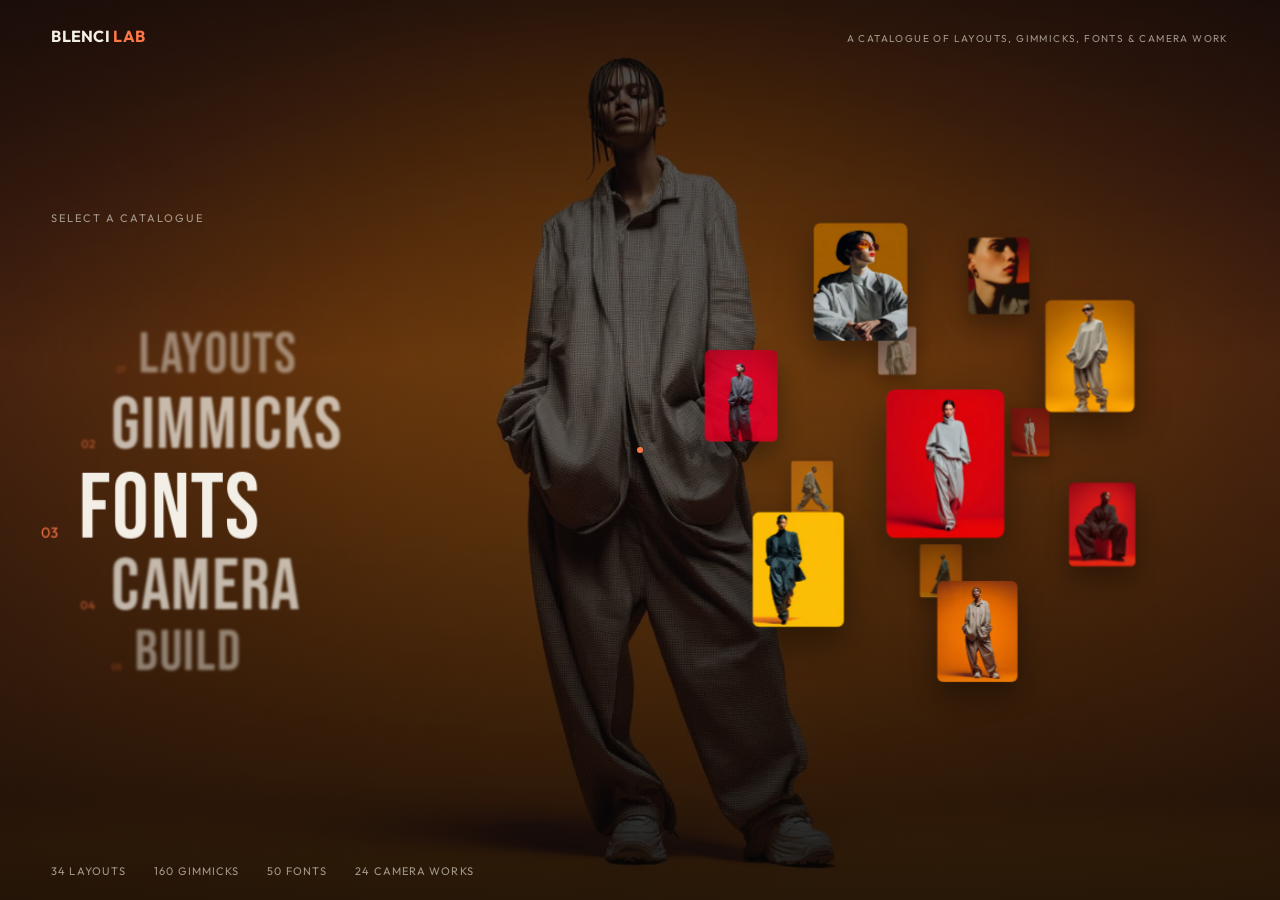
<file: index.html>
<!DOCTYPE html>
<html lang="ja">
<head>
<meta charset="UTF-8">
<meta name="viewport" content="width=device-width, initial-scale=1.0">
<title>BLENCI LAB — Layouts / Gimmicks / Fonts / Camera</title>
<meta name="description" content="レイアウト・ギミック・フォント・カメラワークのカタログ。BLENCIのルックブック素材を使ったWebデザイン実験室。">
<link rel="icon" href="data:,">
<link rel="preconnect" href="https://fonts.googleapis.com">
<link rel="preconnect" href="https://fonts.gstatic.com" crossorigin>
<link href="https://fonts.googleapis.com/css2?family=Bebas+Neue&family=Outfit:wght@400;500;600;700&family=Space+Grotesk:wght@300..700&family=Zen+Kaku+Gothic+New:wght@400;500;700;900&display=swap" rel="stylesheet">
<link rel="stylesheet" href="css/cursor.css">
<link rel="stylesheet" href="css/top.css?v=3">
</head>
<body>

<canvas id="rope-cursor-canvas" aria-hidden="true"></canvas>
<div id="shockwave-layer" aria-hidden="true"></div>

<div class="bg-crossfade" aria-hidden="true">
  <div class="bg-slide active" style="background-image:url(assets/img/look-01-0.webp)"></div>
  <div class="bg-slide" style="background-image:url(assets/img/look-09-0.webp)"></div>
  <div class="bg-slide" style="background-image:url(assets/img/look-14-0.webp)"></div>
  <div class="bg-slide" style="background-image:url(assets/img/look-17-0.webp)"></div>
  <div class="bg-scrim"></div>
</div>

<header class="top-header">
  <span class="top-logo">BLENCI <em>LAB</em></span>
  <span class="top-tag">A CATALOGUE OF LAYOUTS, GIMMICKS, FONTS & CAMERA WORK</span>
</header>

<main class="top-stage">
  <div class="tunnel-wrap">
    <p class="tunnel-caption">SELECT A CATALOGUE</p>
    <nav class="tunnel-menu" id="tunnel-menu">
      <a class="tunnel-item" href="layouts/index.html" data-label="LAYOUTS" data-index="0">
        <span class="tunnel-num">01</span><span class="tunnel-text">LAYOUTS</span>
      </a>
      <a class="tunnel-item" href="gimmicks/index.html" data-label="GIMMICKS" data-index="1">
        <span class="tunnel-num">02</span><span class="tunnel-text">GIMMICKS</span>
      </a>
      <a class="tunnel-item" href="fonts/index.html" data-label="FONTS" data-index="2">
        <span class="tunnel-num">03</span><span class="tunnel-text">FONTS</span>
      </a>
      <a class="tunnel-item" href="camera/index.html" data-label="CAMERA" data-index="3">
        <span class="tunnel-num">04</span><span class="tunnel-text">CAMERA</span>
      </a>
      <a class="tunnel-item" href="builder/index.html" data-label="BUILD" data-index="4">
        <span class="tunnel-num">05</span><span class="tunnel-text">BUILD</span>
      </a>
    </nav>
  </div>

  <div class="sphere-gallery-wrap">
    <div class="sphere-stage-top" id="sphere-stage-top"><div class="sphere-inner-top" id="sphere-inner-top"></div></div>
  </div>
</main>

<footer class="top-footer">
  <span>34 LAYOUTS</span><span>160 GIMMICKS</span><span>50 FONTS</span><span>24 CAMERA WORKS</span>
</footer>

<div class="transition-overlay" id="transition-overlay">
  <span class="transition-label" id="transition-label"></span>
</div>

<script src="js/vendor/gsap.min.js"></script>
<script src="js/cursor.js"></script>
<script src="js/data.js?v=2"></script>
<script src="js/top.js?v=3"></script>
</body>
</html>
</file>
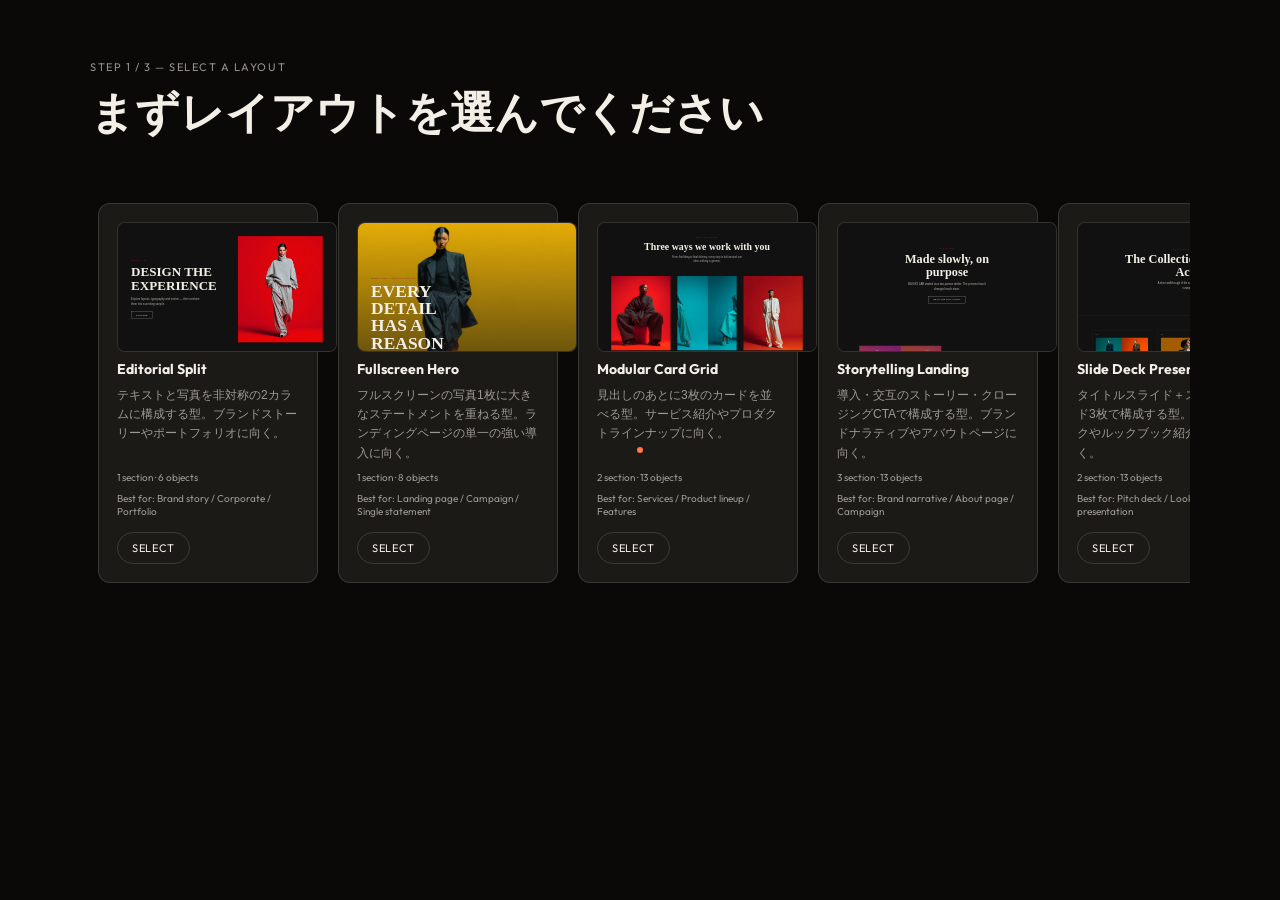
<file: builder/index.html>
<!DOCTYPE html>
<html lang="ja" data-theme="dark">
<head>
<meta charset="UTF-8">
<meta name="viewport" content="width=device-width, initial-scale=1.0">
<title>BLENCI LAB — Builder</title>
<meta name="description" content="レイアウト・ギミック・フォントを組み合わせて、実際に動くWebサイトのサンプルを作る実験室。">
<link rel="icon" href="data:,">
<link rel="preconnect" href="https://fonts.googleapis.com">
<link rel="preconnect" href="https://fonts.gstatic.com" crossorigin>
<link href="https://fonts.googleapis.com/css2?family=Outfit:wght@400;500;600;700&family=Zen+Kaku+Gothic+New:wght@400;500;700;900&display=swap" rel="stylesheet">
<link rel="stylesheet" href="../css/cursor.css">
<link rel="stylesheet" href="css/builder.css">
</head>
<body>

<canvas id="rope-cursor-canvas" aria-hidden="true"></canvas>
<div id="shockwave-layer" aria-hidden="true"></div>

<div class="bp-app" id="bp-app" hidden>
  <header class="bp-topbar">
    <div class="bp-topbar-left">
      <a href="../index.html" class="bp-logo">BLENCI <em>LAB</em></a>
      <nav class="bp-crumb-nav">
        <a href="../index.html">TOP</a><span class="bp-crumb">/</span><span class="bp-crumb-current">BUILDER</span>
      </nav>
    </div>
    <div class="bp-device-group" id="bp-device-group">
      <button type="button" class="bp-device-btn active" data-device="desktop">DESKTOP</button>
      <button type="button" class="bp-device-btn" data-device="tablet">TABLET</button>
      <button type="button" class="bp-device-btn" data-device="mobile">MOBILE</button>
    </div>
    <div class="bp-topbar-right">
      <div class="bp-topbar-actions" id="bp-topbar-actions">
        <button type="button" class="bp-btn" id="bp-btn-play">PLAY</button>
        <button type="button" class="bp-btn" id="bp-btn-save">SAVE</button>
        <button type="button" class="bp-btn" id="bp-btn-reset">RESET</button>
        <button type="button" class="bp-btn" id="bp-btn-spec">SPEC</button>
        <button type="button" class="bp-btn bp-btn-primary" id="bp-btn-export">EXPORT BLUEPRINT</button>
      </div>
      <button type="button" class="bp-menu-toggle" id="bp-menu-toggle" aria-label="メニュー" aria-expanded="false" aria-controls="bp-topbar-actions">
        <span aria-hidden="true">•••</span>
      </button>
    </div>
  </header>

  <div class="bp-main">
    <aside class="bp-panel bp-panel-structure" id="bp-structure-panel"></aside>
    <section class="bp-stage" id="bp-stage">
      <div class="bp-stage-frame" id="bp-stage-frame">
        <iframe id="bp-preview" title="Live preview"></iframe>
      </div>
    </section>
    <aside class="bp-panel bp-panel-inspector" id="bp-inspector-panel"></aside>
  </div>

  <nav class="bp-bottombar" id="bp-bottombar">
    <button type="button" class="bp-drawer-btn" data-drawer="layouts">LAYOUTS</button>
    <button type="button" class="bp-drawer-btn" data-drawer="gimmicks">GIMMICKS</button>
    <button type="button" class="bp-drawer-btn" data-drawer="fonts">FONTS</button>
    <button type="button" class="bp-drawer-btn" data-drawer="presets">PRESETS</button>
  </nav>
  <div class="bp-drawer-panel" id="bp-drawer-panel"></div>
</div>

<div class="bp-overlay" id="bp-overlay"></div>
<div class="bp-toast" id="bp-toast"></div>

<script src="../js/vendor/jszip.min.js"></script>
<script src="../js/vendor/gsap.min.js"></script>
<script src="../js/cursor.js"></script>

<script src="js/data/layouts.js"></script>
<script src="js/data/gimmicks.js"></script>
<script src="js/data/fonts.js"></script>
<script src="js/data/presets.js"></script>
<script src="../gimmicks/js/data/catalog.js"></script>
<script src="js/data/gimmick-catalog.js"></script>
<script src="js/layouts/editorial-split.js"></script>
<script src="js/layouts/fullscreen-hero.js"></script>
<script src="js/layouts/modular-grid.js"></script>
<script src="js/layouts/storytelling-landing.js"></script>
<script src="js/layouts/slide-presentation.js"></script>
<script src="js/layouts/news-curation.js"></script>

<script src="js/runtime/layout-preview.js"></script>
<script src="js/runtime/state.js"></script>
<script src="js/runtime/motion-engine.js"></script>
<script src="js/runtime/renderer.js"></script>
<script src="js/runtime/structure-panel.js"></script>
<script src="js/runtime/inspector.js"></script>
<script src="js/runtime/library-drawer.js"></script>

<script src="js/export/spec-generator.js"></script>
<script src="js/export/blueprint-exporter.js"></script>

<script src="js/main.js"></script>
</body>
</html>
</file>
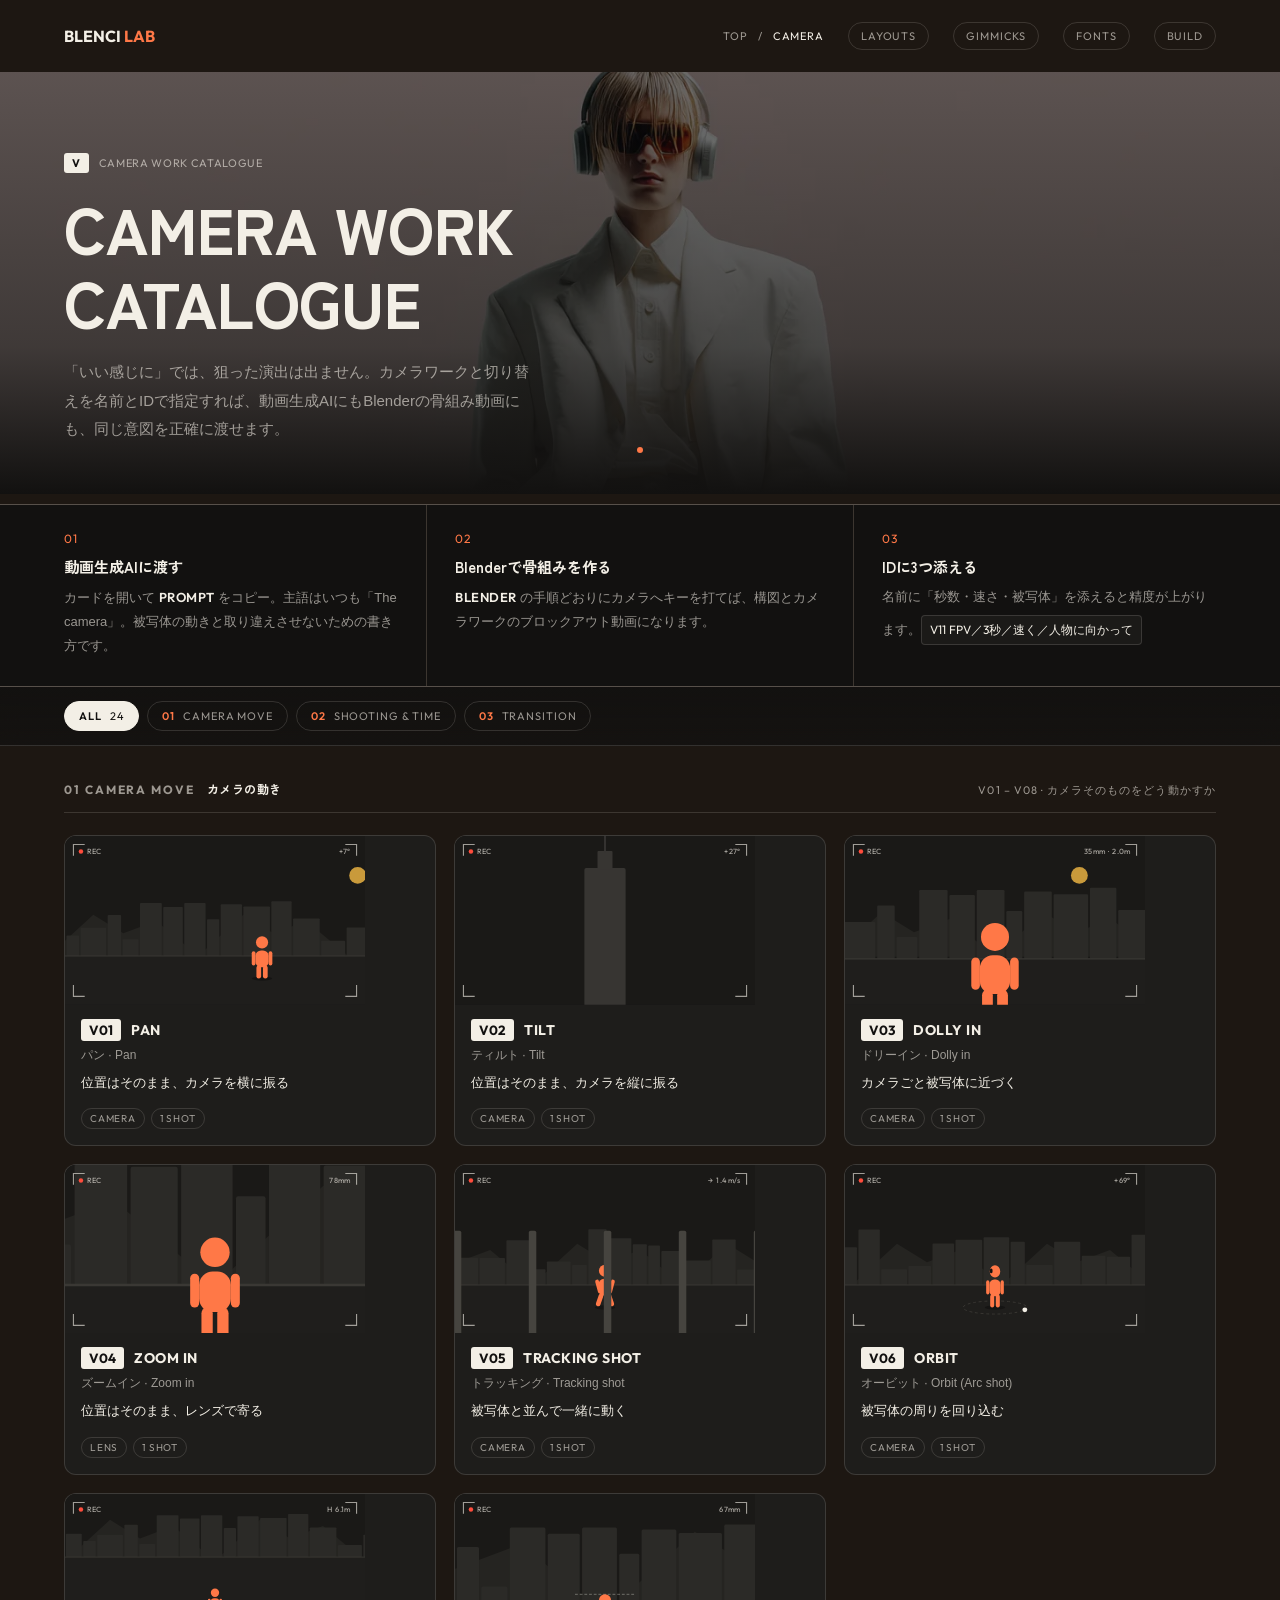
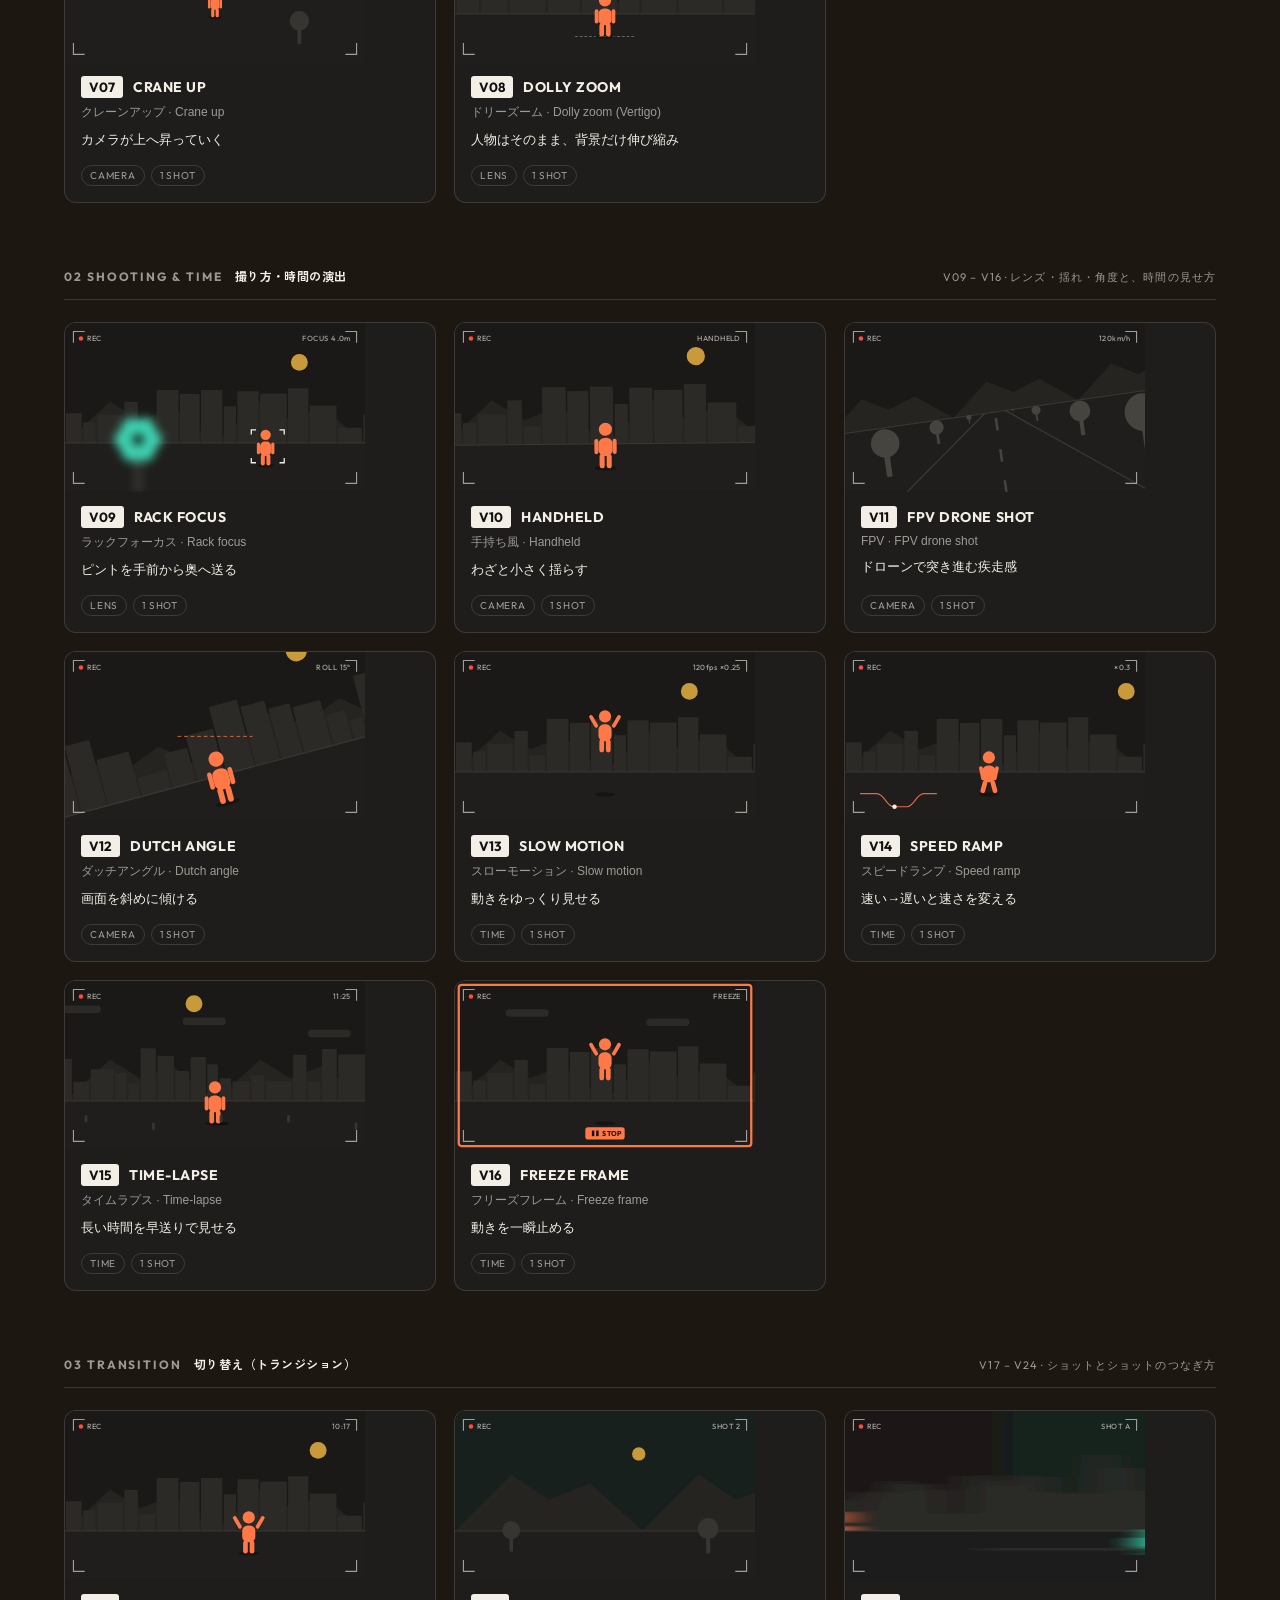
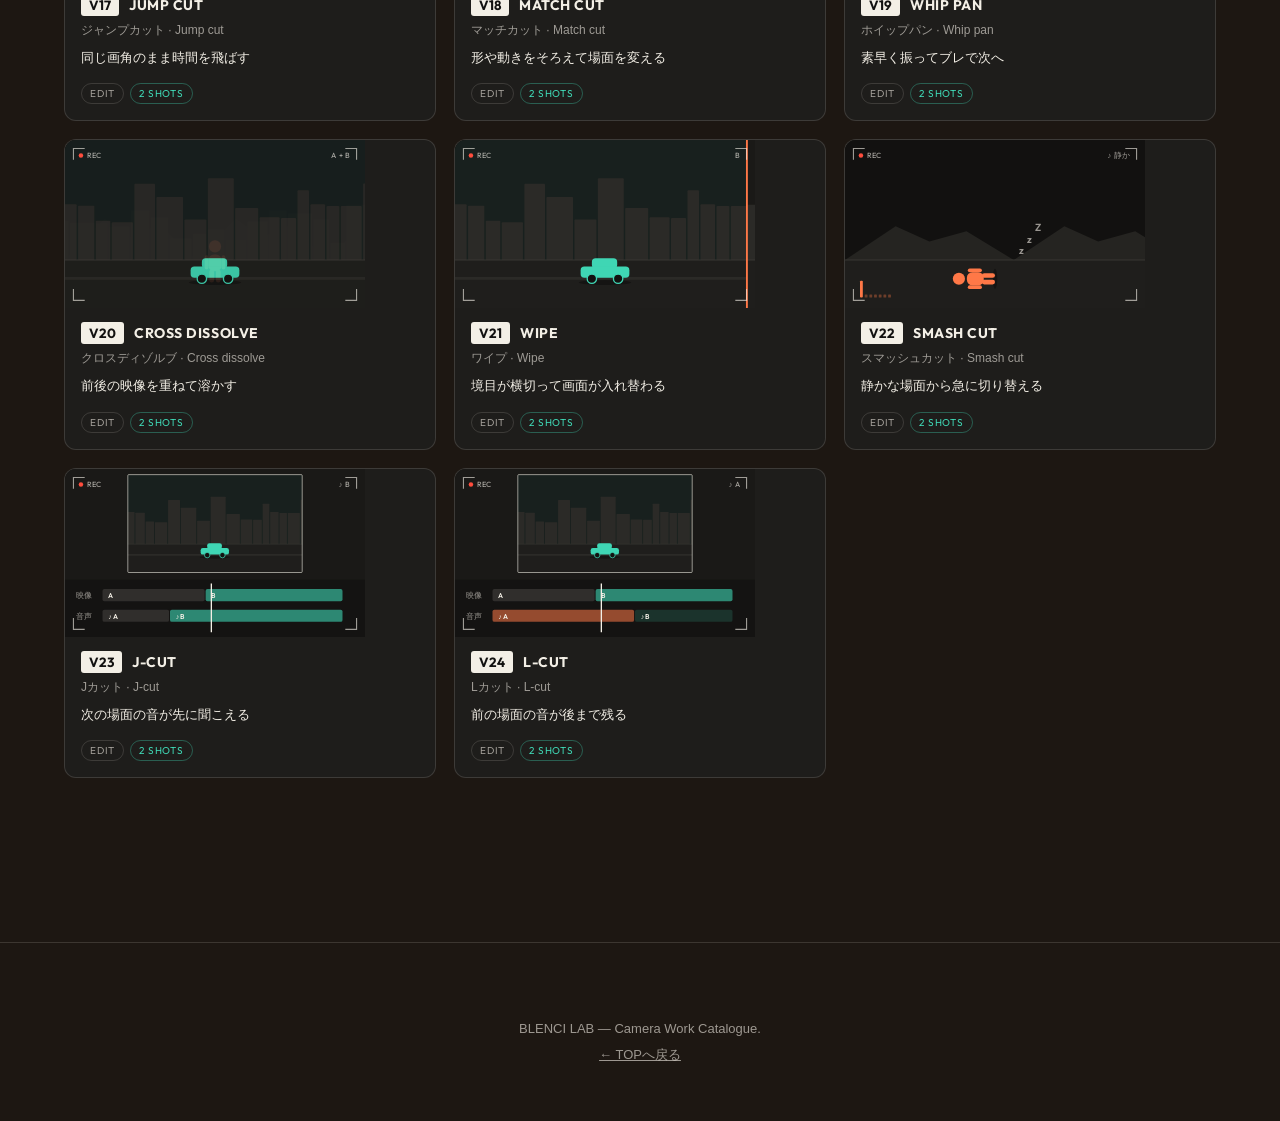
<file: camera/index.html>
<!DOCTYPE html>
<html lang="ja" data-theme="dark">
<head>
<meta charset="UTF-8">
<meta name="viewport" content="width=device-width, initial-scale=1.0">
<title>BLENCI LAB — Camera Work Catalogue</title>
<meta name="description" content="動画生成AIへの指示やBlenderでのブロックアウトに使う、カメラワークと切り替え24種のピクトグラムカタログ。">
<link rel="icon" href="data:,">
<link rel="preconnect" href="https://fonts.googleapis.com">
<link rel="preconnect" href="https://fonts.gstatic.com" crossorigin>
<link href="https://fonts.googleapis.com/css2?family=Bebas+Neue&family=Outfit:wght@400;500;600;700&family=Space+Grotesk:wght@300..700&family=Zen+Kaku+Gothic+New:wght@400;500;700;900&display=swap" rel="stylesheet">
<link rel="stylesheet" href="../css/cursor.css">
<link rel="stylesheet" href="css/style.css?v=1">
</head>
<body>

<canvas id="rope-cursor-canvas" aria-hidden="true"></canvas>
<div id="shockwave-layer" aria-hidden="true"></div>

<header class="lab-header">
  <a href="../index.html" class="lab-logo">BLENCI <em>LAB</em></a>
  <nav class="crumb-nav">
    <a href="../index.html">TOP</a><span>/</span><span class="current">CAMERA</span>
    <a href="../layouts/index.html" class="crumb-link">LAYOUTS</a>
    <a href="../gimmicks/index.html" class="crumb-link">GIMMICKS</a>
    <a href="../fonts/index.html" class="crumb-link">FONTS</a>
    <a href="../builder/index.html" class="crumb-link">BUILD</a>
  </nav>
</header>

<main>
  <section class="hero">
    <div class="bg-crossfade" aria-hidden="true">
      <div class="bg-slide active" style="background-image:url(../assets/img/look-02-0.webp)"></div>
      <div class="bg-slide" style="background-image:url(../assets/img/look-07-0.webp)"></div>
      <div class="bg-slide" style="background-image:url(../assets/img/look-11-0.webp)"></div>
      <div class="bg-slide" style="background-image:url(../assets/img/look-15-0.webp)"></div>
      <div class="bg-scrim"></div>
    </div>
    <div class="hero-inner">
      <p class="tag"><span class="tag-num">V</span><span class="tag-name">CAMERA WORK CATALOGUE</span></p>
      <h1>CAMERA WORK<br>CATALOGUE</h1>
      <p class="hero-desc">「いい感じに」では、狙った演出は出ません。カメラワークと切り替えを名前とIDで指定すれば、動画生成AIにもBlenderの骨組み動画にも、同じ意図を正確に渡せます。</p>
    </div>
  </section>

  <section class="howto" aria-label="使い方">
    <div class="howto-item">
      <p class="howto-num">01</p>
      <h2 class="howto-title">動画生成AIに渡す</h2>
      <p class="howto-text">カードを開いて <b>PROMPT</b> をコピー。主語はいつも「The camera」。被写体の動きと取り違えさせないための書き方です。</p>
    </div>
    <div class="howto-item">
      <p class="howto-num">02</p>
      <h2 class="howto-title">Blenderで骨組みを作る</h2>
      <p class="howto-text"><b>BLENDER</b> の手順どおりにカメラへキーを打てば、構図とカメラワークのブロックアウト動画になります。</p>
    </div>
    <div class="howto-item">
      <p class="howto-num">03</p>
      <h2 class="howto-title">IDに3つ添える</h2>
      <p class="howto-text">名前に「秒数・速さ・被写体」を添えると精度が上がります。<code>V11 FPV／3秒／速く／人物に向かって</code></p>
    </div>
  </section>

  <nav class="cw-tabs" id="cw-tabs" aria-label="カテゴリー"></nav>

  <div id="cw-groups"></div>
</main>

<footer class="lab-footer">
  <p class="lab-footer-text">BLENCI LAB — Camera Work Catalogue.<br><a href="../index.html">← TOPへ戻る</a></p>
</footer>

<dialog class="cw-modal" id="cw-modal" aria-labelledby="cw-modal-name">
  <div class="cw-modal-inner">
    <div class="cw-modal-left">
      <div class="cw-modal-stage" id="cw-modal-stage" title="クリックで一時停止／再生"></div>
      <p class="cw-modal-hint" aria-hidden="true"><span>CLICK TO PAUSE</span><span>← → TO BROWSE</span></p>
    </div>
    <div class="cw-modal-body">
      <div class="cw-modal-head">
        <p class="cw-modal-code"><span class="tag-num" id="cw-modal-code">V01</span><span class="cw-modal-cat" id="cw-modal-cat"></span></p>
        <button type="button" class="cw-modal-close" id="cw-modal-close" aria-label="閉じる">CLOSE ×</button>
      </div>
      <h2 class="cw-modal-name" id="cw-modal-name">—</h2>
      <p class="cw-modal-ja" id="cw-modal-ja">—</p>
      <p class="cw-modal-desc" id="cw-modal-desc">—</p>
      <dl class="cw-modal-spec" id="cw-modal-spec"></dl>

      <div class="cw-block">
        <div class="cw-block-head"><span class="cw-block-label">PROMPT <small>動画生成AI向け</small></span><button type="button" class="cw-copy" data-copy="prompt">COPY</button></div>
        <p class="cw-block-text cw-prompt" id="cw-modal-prompt">—</p>
        <p class="cw-block-note" id="cw-modal-shotnote"></p>
      </div>
      <div class="cw-block">
        <div class="cw-block-head"><span class="cw-block-label">BLENDER <small>骨組み動画の作り方</small></span></div>
        <p class="cw-block-text" id="cw-modal-blender">—</p>
      </div>
      <div class="cw-block">
        <div class="cw-block-head"><span class="cw-block-label">ORDER <small>IDでの指定例</small></span><button type="button" class="cw-copy" data-copy="order">COPY</button></div>
        <p class="cw-block-text cw-order" id="cw-modal-order">—</p>
      </div>

      <div class="cw-modal-nav">
        <button type="button" class="nav-btn" id="cw-prev">‹ PREV</button>
        <button type="button" class="nav-btn" id="cw-next">NEXT ›</button>
      </div>
    </div>
  </div>
</dialog>

<div class="cw-toast" id="cw-toast" role="status" aria-live="polite"></div>

<script src="../js/vendor/gsap.min.js"></script>
<script src="../js/vendor/ScrollTrigger.min.js"></script>
<script src="../js/cursor.js"></script>
<script src="js/data/camera-works.js?v=1"></script>
<script src="js/pictograms.js?v=1"></script>
<script src="js/main.js?v=1"></script>
</body>
</html>
</file>
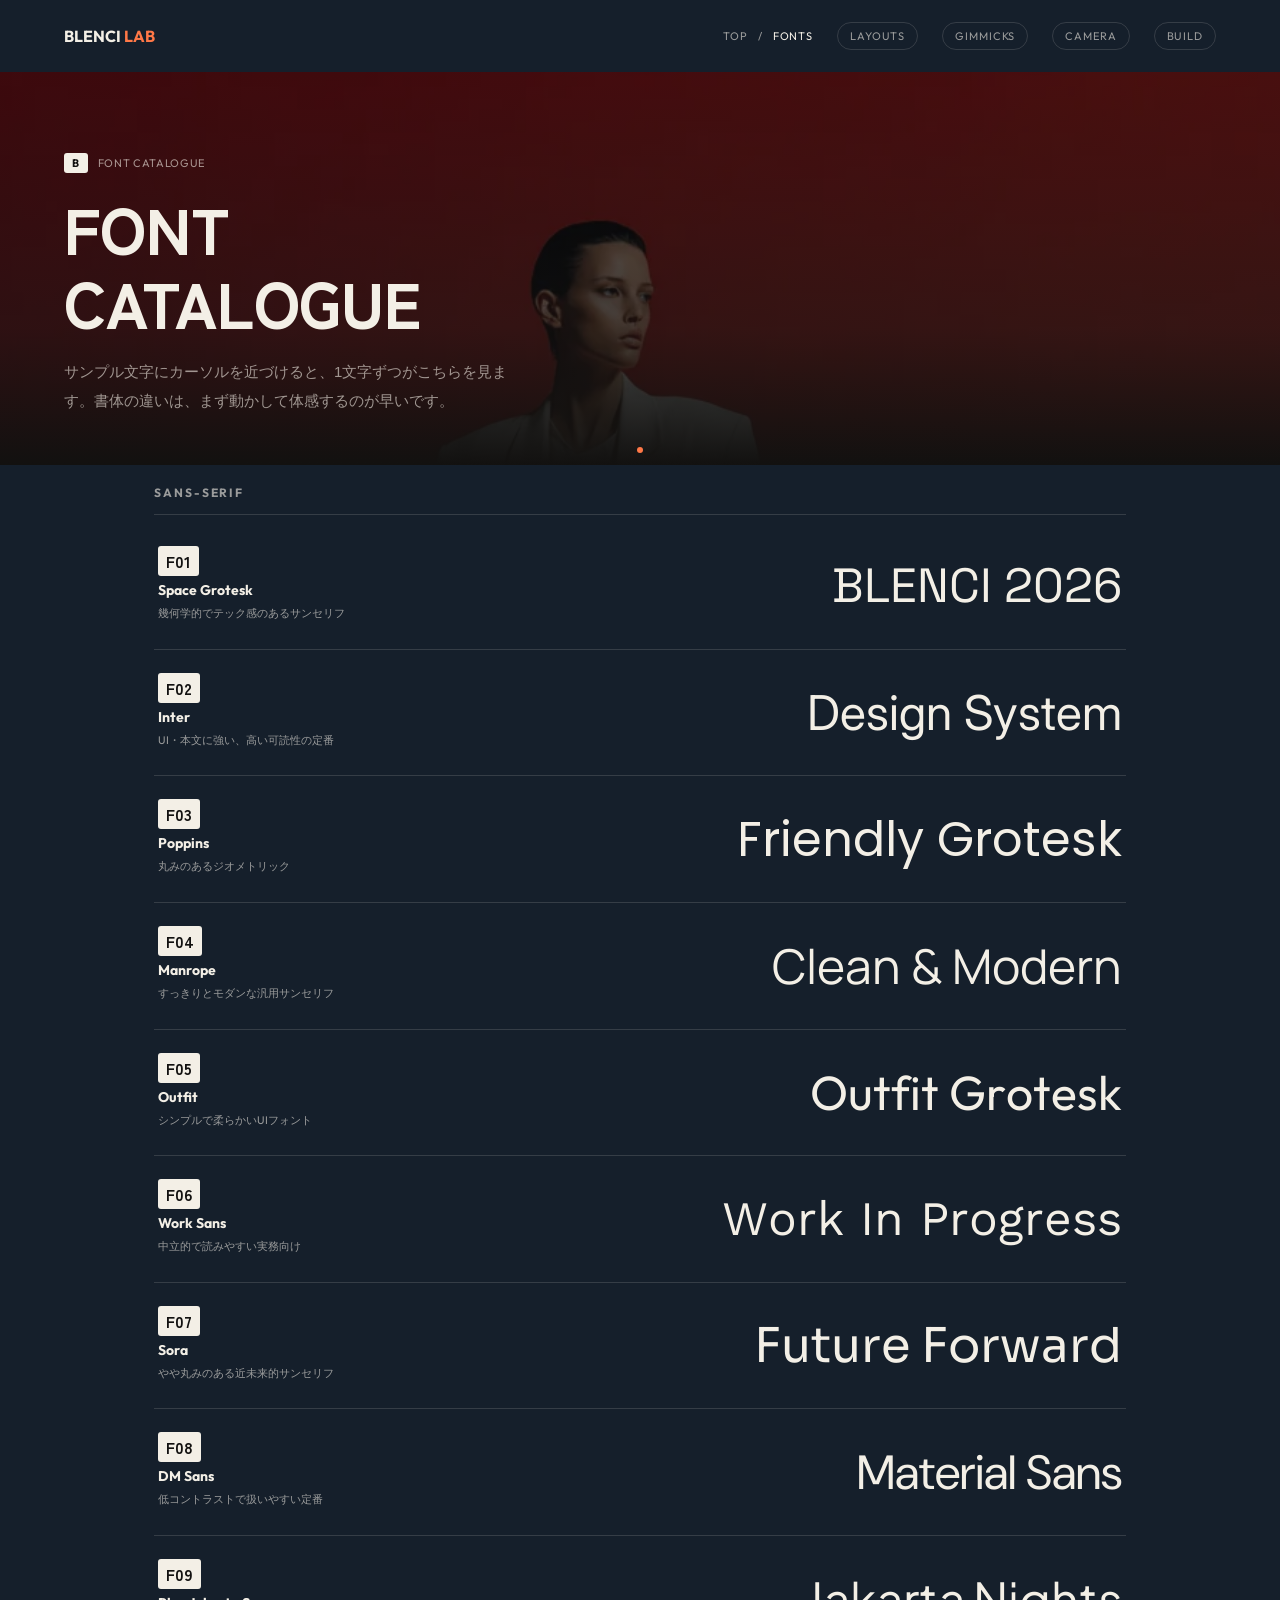
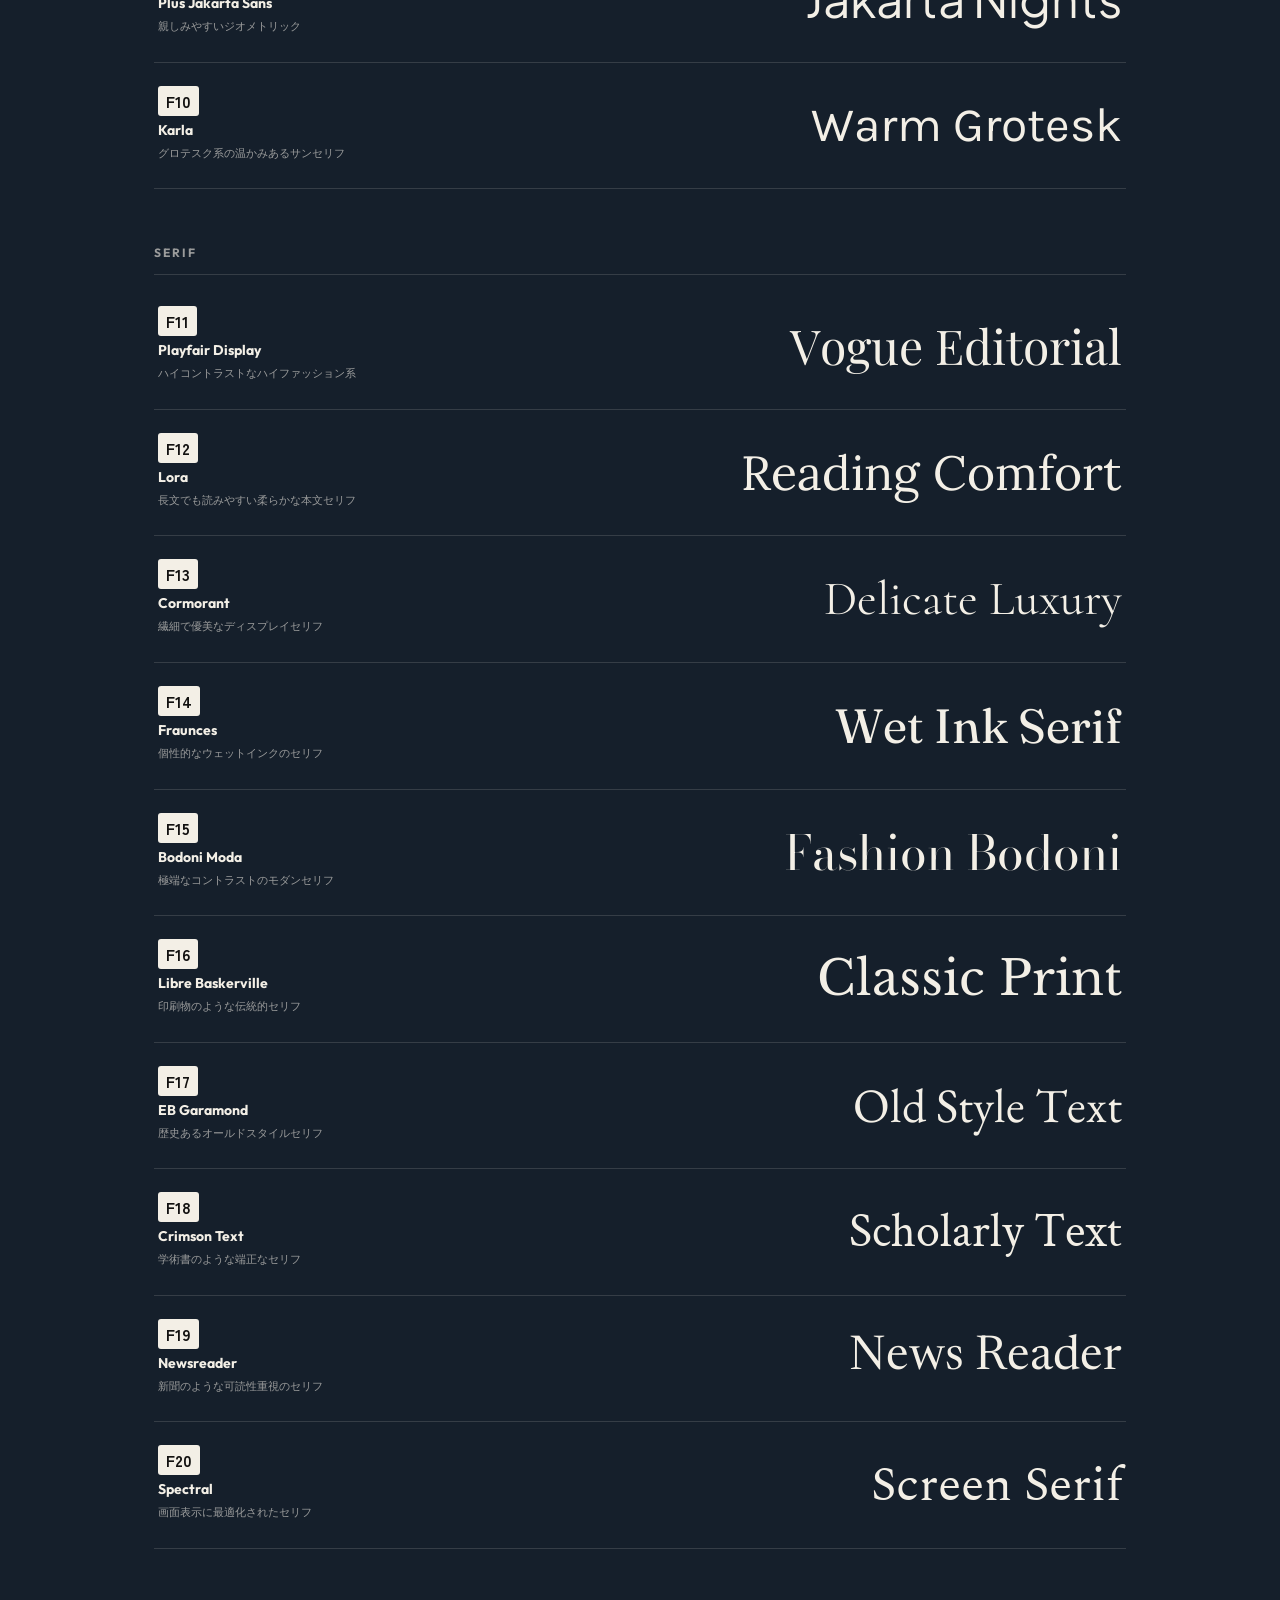
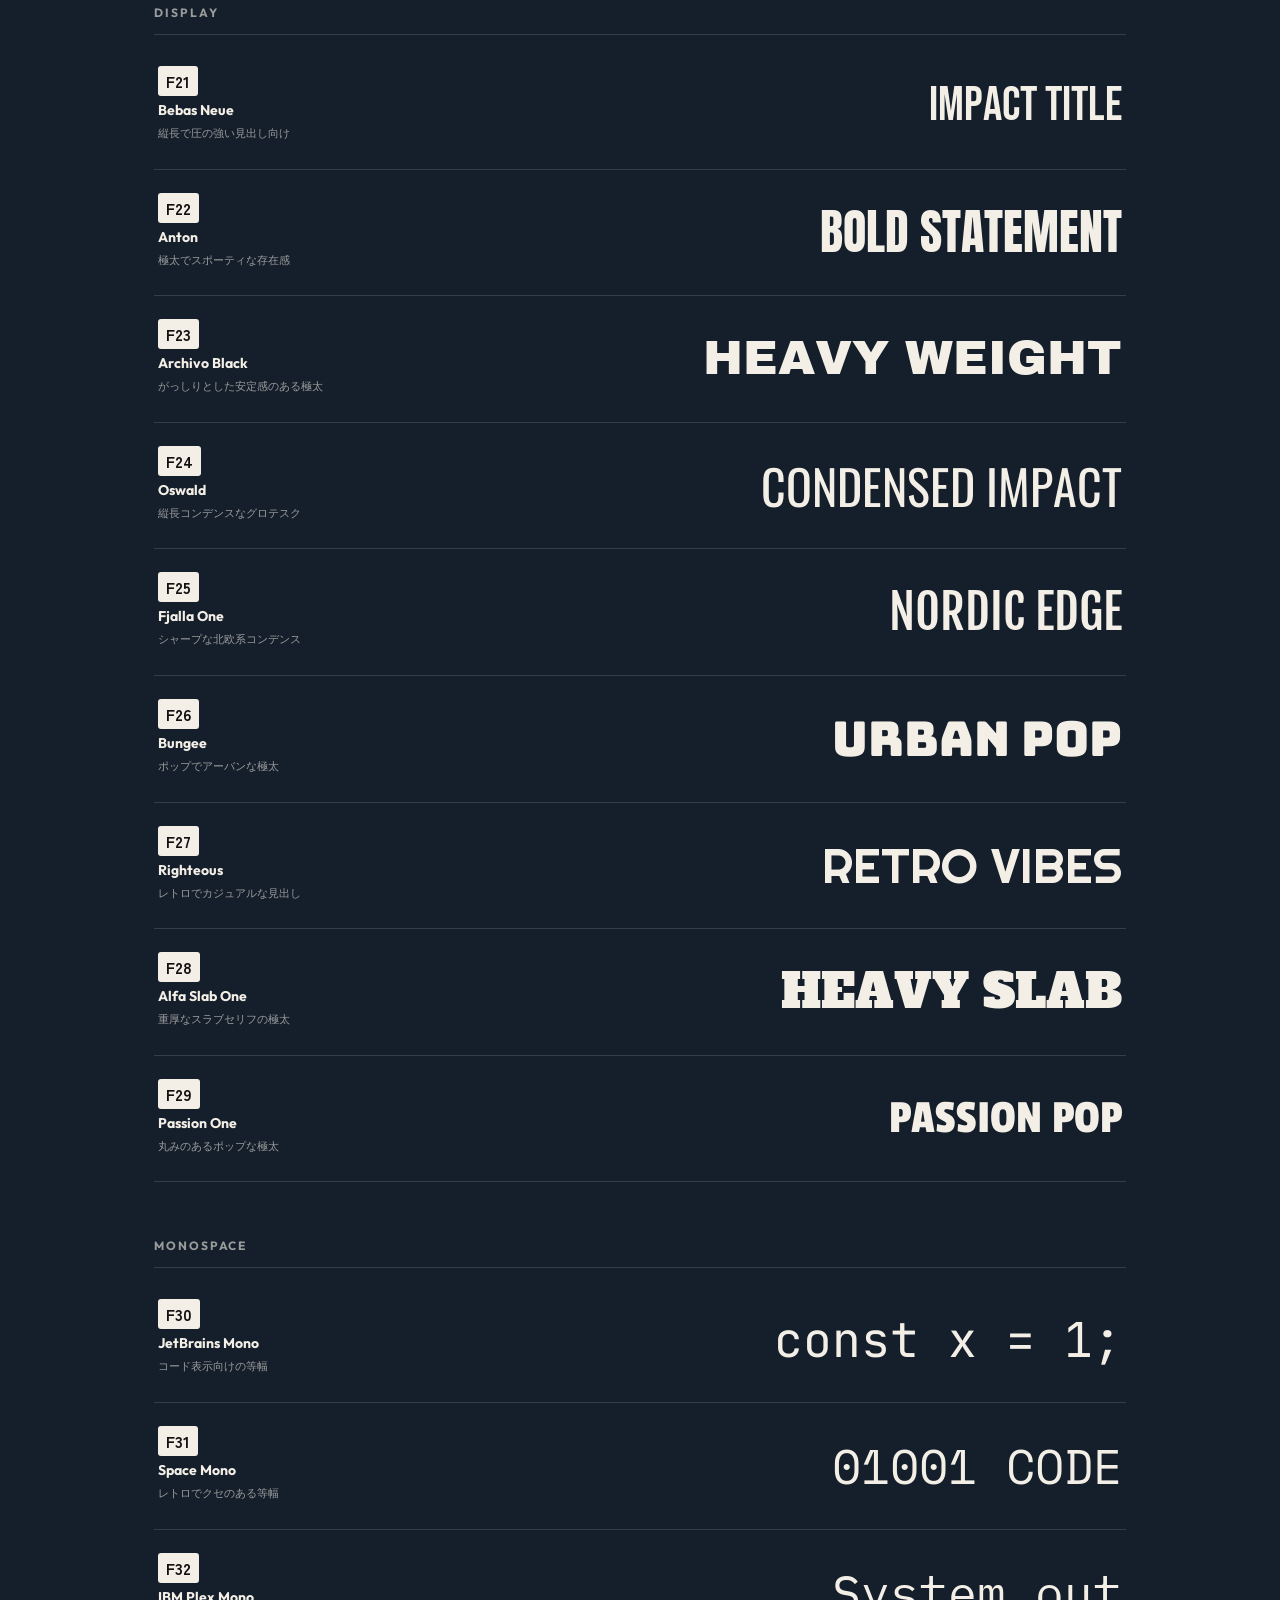
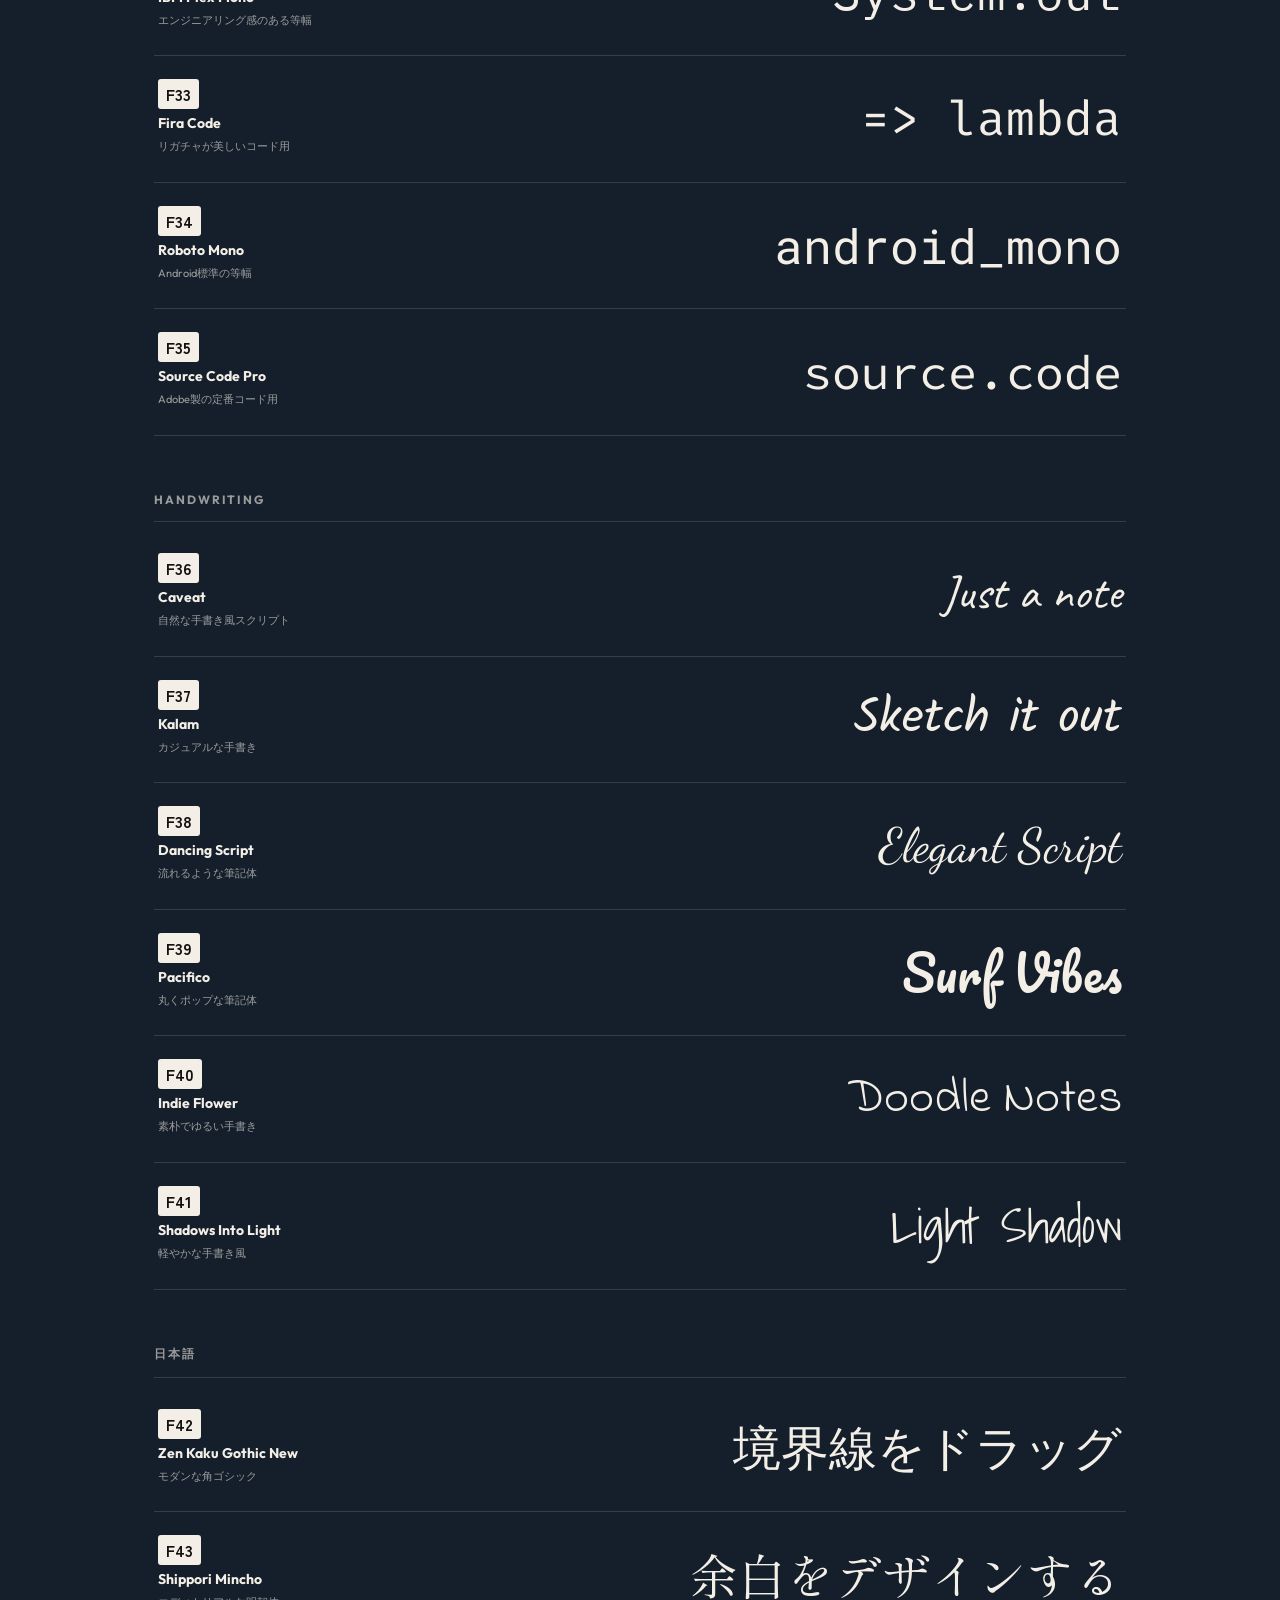
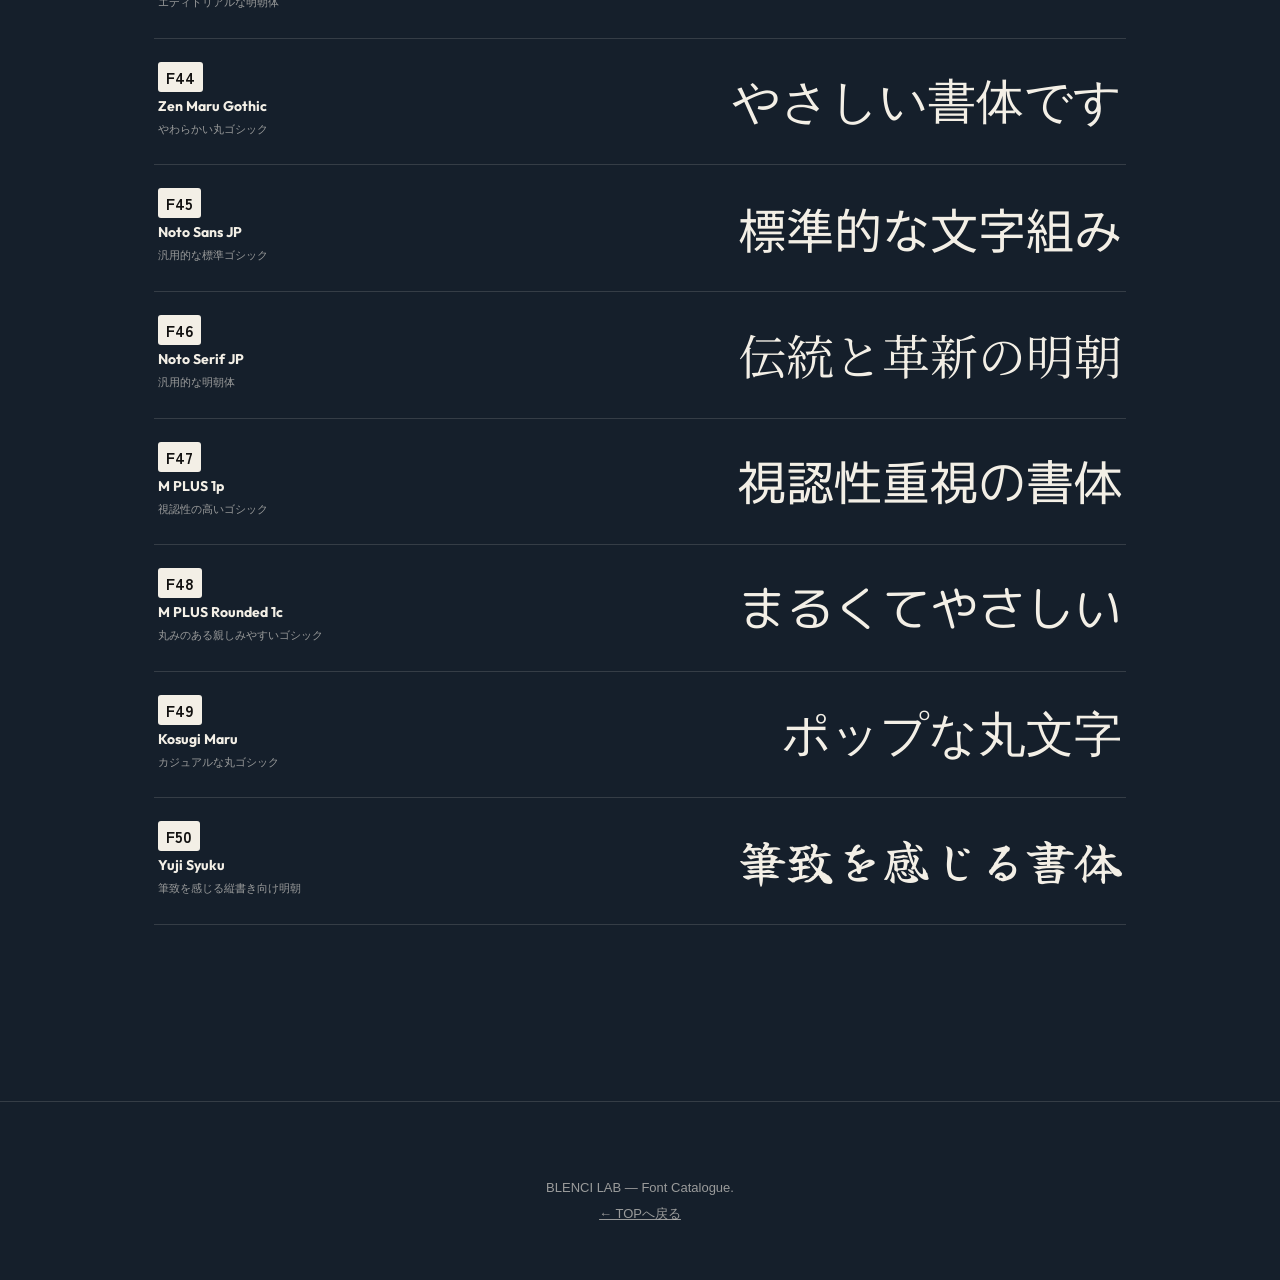
<file: fonts/index.html>
<!DOCTYPE html>
<html lang="ja" data-theme="dark">
<head>
<meta charset="UTF-8">
<meta name="viewport" content="width=device-width, initial-scale=1.0">
<title>BLENCI LAB — Font Catalogue</title>
<meta name="description" content="欧文・和文あわせて16書体を、カーソルを見つめる文字で試せるフォントカタログ。">
<link rel="icon" href="data:,">
<link rel="preconnect" href="https://fonts.googleapis.com">
<link rel="preconnect" href="https://fonts.gstatic.com" crossorigin>
<link href="https://fonts.googleapis.com/css2?family=Space+Grotesk:wght@300..700&family=Inter:wght@300..800&family=Poppins:wght@300;400;600;700&family=Manrope:wght@400;500;700&family=Outfit:wght@400;500;700&family=Work+Sans:wght@400;500;700&family=Sora:wght@400;600;700&family=DM+Sans:wght@400;500;700&family=Plus+Jakarta+Sans:wght@400;500;700&family=Karla:wght@400;500;700&family=Playfair+Display:wght@400..800&family=Lora:wght@400..700&family=Cormorant:wght@400..700&family=Fraunces:wght@400;600;700&family=Bodoni+Moda:wght@400;600;700&family=Libre+Baskerville:wght@400;700&family=EB+Garamond:wght@400;600;700&family=Crimson+Text:wght@400;600;700&family=Newsreader:wght@400;600;700&family=Spectral:wght@400;600;700&family=Bebas+Neue&family=Anton&family=Archivo+Black&family=Oswald:wght@400;600;700&family=Fjalla+One&family=Bungee&family=Righteous&family=Alfa+Slab+One&family=Passion+One:wght@400;700;900&family=JetBrains+Mono:wght@400..700&family=Space+Mono:wght@400;700&family=IBM+Plex+Mono:wght@400;500;700&family=Fira+Code:wght@400;500;700&family=Roboto+Mono:wght@400;500;700&family=Source+Code+Pro:wght@400;500;700&family=Caveat:wght@400..700&family=Kalam:wght@300;400;700&family=Dancing+Script:wght@400;600;700&family=Pacifico&family=Indie+Flower&family=Shadows+Into+Light&family=Zen+Kaku+Gothic+New:wght@400;500;700;900&family=Shippori+Mincho:wght@400;500;600;700&family=Zen+Maru+Gothic:wght@400;500;700;900&family=Noto+Sans+JP:wght@400;500;700;900&family=Noto+Serif+JP:wght@400;500;700;900&family=M+PLUS+1p:wght@400;500;700;900&family=M+PLUS+Rounded+1c:wght@400;500;700;900&family=Kosugi+Maru&family=Yuji+Syuku&display=swap" rel="stylesheet">
<link rel="stylesheet" href="../css/cursor.css">
<link rel="stylesheet" href="css/style.css">
</head>
<body>

<canvas id="rope-cursor-canvas" aria-hidden="true"></canvas>
<div id="shockwave-layer" aria-hidden="true"></div>

<header class="lab-header">
  <a href="../index.html" class="lab-logo">BLENCI <em>LAB</em></a>
  <nav class="crumb-nav">
    <a href="../index.html">TOP</a><span>/</span><span class="current">FONTS</span>
    <a href="../layouts/index.html" class="crumb-link">LAYOUTS</a>
    <a href="../gimmicks/index.html" class="crumb-link">GIMMICKS</a>
    <a href="../camera/index.html" class="crumb-link">CAMERA</a>
    <a href="../builder/index.html" class="crumb-link">BUILD</a>
  </nav>
</header>

<main>
  <section class="hero">
    <div class="bg-crossfade" aria-hidden="true">
      <div class="bg-slide active" style="background-image:url(../assets/img/look-05-0.webp)"></div>
      <div class="bg-slide" style="background-image:url(../assets/img/look-10-0.webp)"></div>
      <div class="bg-slide" style="background-image:url(../assets/img/look-13-0.webp)"></div>
      <div class="bg-slide" style="background-image:url(../assets/img/look-18-0.webp)"></div>
      <div class="bg-scrim"></div>
    </div>
    <div class="hero-inner">
      <p class="tag"><span class="tag-num">B</span><span class="tag-name">FONT CATALOGUE</span></p>
      <h1>FONT<br>CATALOGUE</h1>
      <p class="hero-desc">サンプル文字にカーソルを近づけると、1文字ずつがこちらを見ます。書体の違いは、まず動かして体感するのが早いです。</p>
    </div>
  </section>

  <div id="font-groups"></div>
</main>

<footer class="lab-footer">
  <p class="lab-footer-text">BLENCI LAB — Font Catalogue.<br><a href="../index.html">← TOPへ戻る</a></p>
</footer>

<script src="../js/vendor/gsap.min.js"></script>
<script src="../js/vendor/ScrollTrigger.min.js"></script>
<script src="../js/cursor.js"></script>
<script src="js/main.js?v=3"></script>
</body>
</html>
</file>
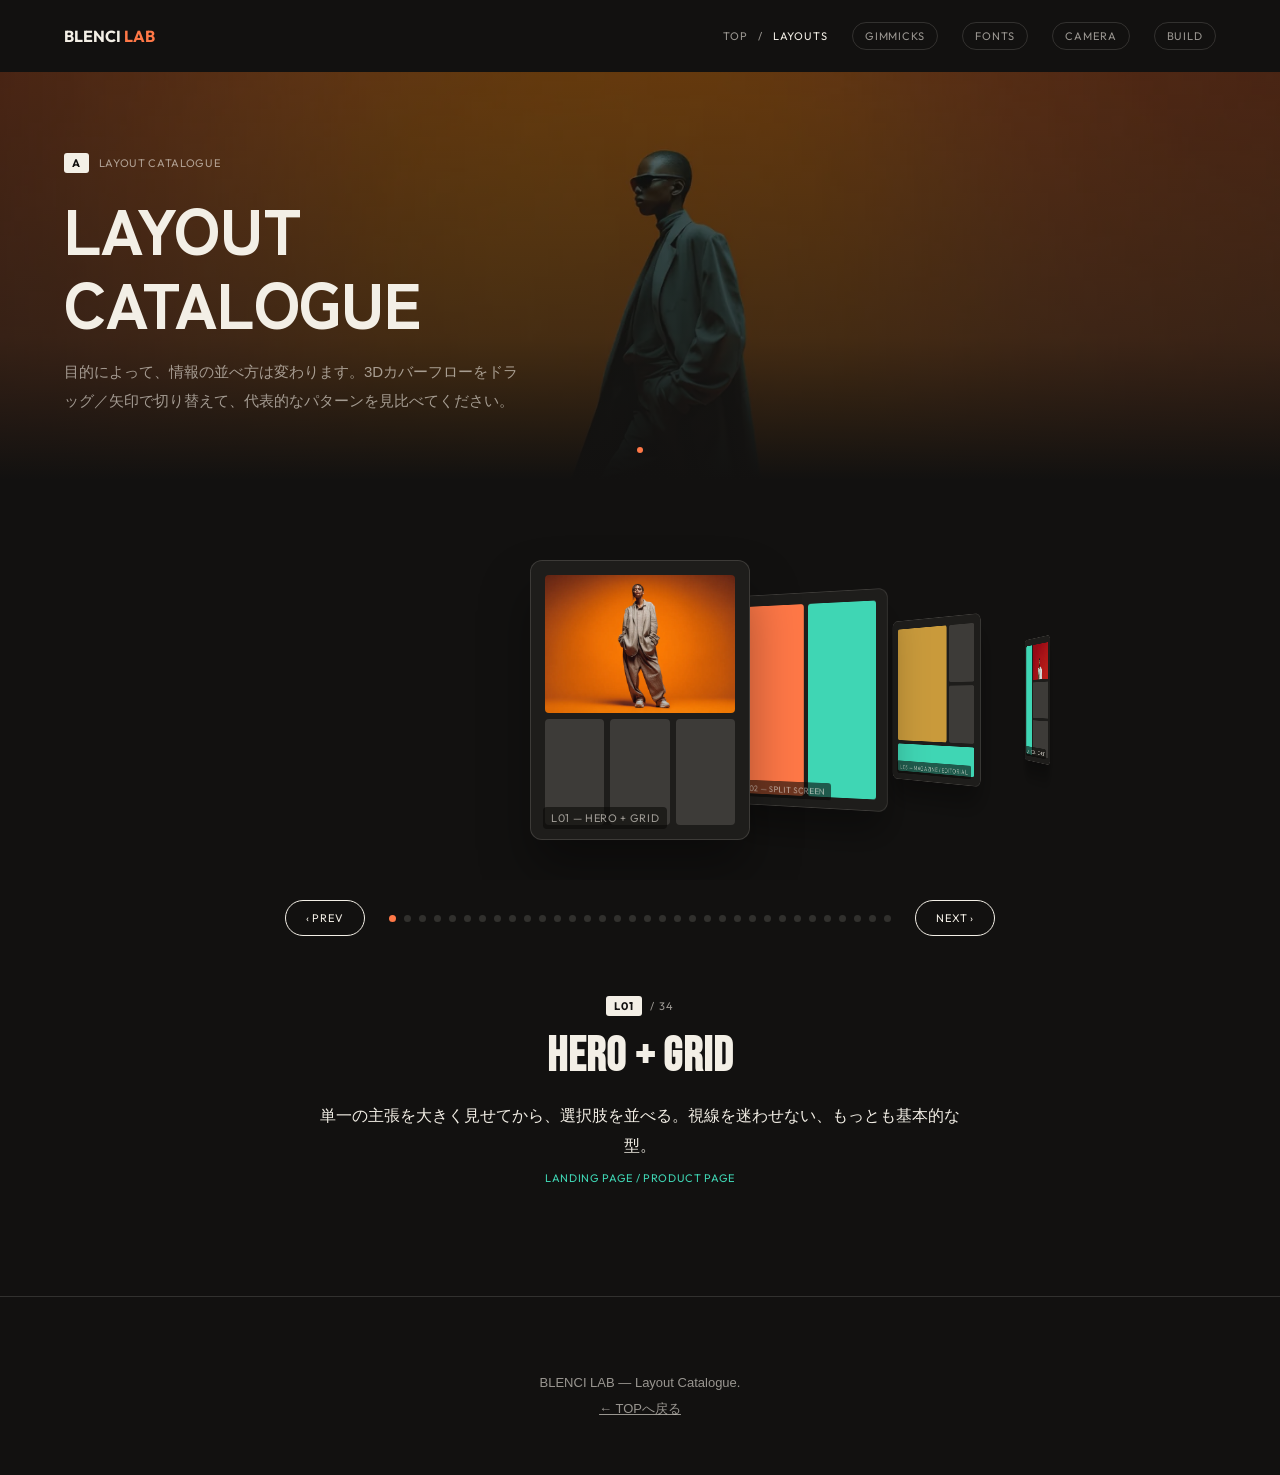
<file: layouts/index.html>
<!DOCTYPE html>
<html lang="ja" data-theme="dark">
<head>
<meta charset="UTF-8">
<meta name="viewport" content="width=device-width, initial-scale=1.0">
<title>BLENCI LAB — Layout Catalogue</title>
<meta name="description" content="代表的な34種類のWebレイアウトパターンを、3Dカバーフローで見比べられるカタログ。">
<link rel="icon" href="data:,">
<link rel="preconnect" href="https://fonts.googleapis.com">
<link rel="preconnect" href="https://fonts.gstatic.com" crossorigin>
<link href="https://fonts.googleapis.com/css2?family=Bebas+Neue&family=Outfit:wght@400;500;600;700&family=Space+Grotesk:wght@300..700&family=Zen+Kaku+Gothic+New:wght@400;500;700;900&display=swap" rel="stylesheet">
<link rel="stylesheet" href="../css/cursor.css">
<link rel="stylesheet" href="css/style.css?v=2">
</head>
<body>

<canvas id="rope-cursor-canvas" aria-hidden="true"></canvas>
<div id="shockwave-layer" aria-hidden="true"></div>

<header class="lab-header">
  <a href="../index.html" class="lab-logo">BLENCI <em>LAB</em></a>
  <nav class="crumb-nav">
    <a href="../index.html">TOP</a><span>/</span><span class="current">LAYOUTS</span>
    <a href="../gimmicks/index.html" class="crumb-link">GIMMICKS</a>
    <a href="../fonts/index.html" class="crumb-link">FONTS</a>
    <a href="../camera/index.html" class="crumb-link">CAMERA</a>
    <a href="../builder/index.html" class="crumb-link">BUILD</a>
  </nav>
</header>

<main>
  <section class="hero">
    <div class="bg-crossfade" aria-hidden="true">
      <div class="bg-slide active" style="background-image:url(../assets/img/look-03-0.webp)"></div>
      <div class="bg-slide" style="background-image:url(../assets/img/look-08-0.webp)"></div>
      <div class="bg-slide" style="background-image:url(../assets/img/look-12-0.webp)"></div>
      <div class="bg-slide" style="background-image:url(../assets/img/look-16-0.webp)"></div>
      <div class="bg-scrim"></div>
    </div>
    <div class="hero-inner">
      <p class="tag"><span class="tag-num">A</span><span class="tag-name">LAYOUT CATALOGUE</span></p>
      <h1>LAYOUT<br>CATALOGUE</h1>
      <p class="hero-desc">目的によって、情報の並べ方は変わります。3Dカバーフローをドラッグ／矢印で切り替えて、代表的なパターンを見比べてください。</p>
    </div>
  </section>

  <section class="coverflow-section">
    <div class="coverflow-layout" id="coverflow-layout">
      <div class="coverflow-layout-track" id="coverflow-layout-track"></div>
    </div>
    <div class="coverflow-nav">
      <button id="cfl-prev" class="nav-btn">‹ PREV</button>
      <div class="cfl-dots" id="cfl-dots"></div>
      <button id="cfl-next" class="nav-btn">NEXT ›</button>
    </div>
  </section>

  <section class="detail-section">
    <div class="detail-card">
      <p class="detail-index" id="detail-index">01 / 08</p>
      <h2 id="detail-name">—</h2>
      <p class="detail-desc" id="detail-desc">—</p>
      <p class="detail-use" id="detail-use">—</p>
    </div>
  </section>
</main>

<footer class="lab-footer">
  <p class="lab-footer-text">BLENCI LAB — Layout Catalogue.<br><a href="../index.html">← TOPへ戻る</a></p>
</footer>

<script src="../js/vendor/gsap.min.js"></script>
<script src="../js/cursor.js"></script>
<script src="js/main.js?v=3"></script>
</body>
</html>
</file>
<file: css/cursor.css>
/* BLENCI LAB — shared rope-chain cursor + click shockwave styles */
@media (hover:hover) and (pointer:fine){
  body.cursor-ready{cursor:none;}
}
#rope-cursor-canvas{position:fixed;inset:0;width:100vw;height:100vh;z-index:9000;pointer-events:none;transition:opacity .2s;}
#shockwave-layer{position:fixed;inset:0;z-index:8999;pointer-events:none;overflow:hidden;}
.shock-ring{position:absolute;width:10px;height:10px;border:2px solid #ff7847;border-radius:50%;transform:translate(-50%,-50%);opacity:1;}
</file>
<file: css/top.css>
/* ==========================================================================
   BLENCI LAB — TOP hub page
   ========================================================================== */
:root{
  --bg:#0a0908;
  --ink:#f3efe6;
  --ink-dim:rgba(243,239,230,.6);
  --line:rgba(243,239,230,.16);
  --accent:#ff7847;
  --accent-2:#3fd6b4;
  --ff-mono:'Outfit', sans-serif;
  --ff-display:'Bebas Neue', sans-serif;
  --ff-sans:'Space Grotesk', sans-serif;
  --ff-jp:'Zen Kaku Gothic New', sans-serif;
  --ease:cubic-bezier(.16,1,.3,1);
}
*,*::before,*::after{box-sizing:border-box;}
html,body{height:100%;}
body{
  margin:0;background:var(--bg);color:var(--ink);
  font-family:var(--ff-jp),var(--ff-sans),sans-serif;
  overflow:hidden;
  -webkit-font-smoothing:antialiased;
}
a{color:inherit;text-decoration:none;}

/* ==========================================================================
   Background crossfade
   ========================================================================== */
.bg-crossfade{position:fixed;inset:0;z-index:0;}
.bg-slide{position:absolute;inset:0;background-size:cover;background-position:center 20%;opacity:0;transition:opacity 2.4s ease;filter:saturate(85%);}
.bg-slide.active{opacity:1;}
.bg-scrim{position:absolute;inset:0;background:linear-gradient(180deg,rgba(6,5,4,.75),rgba(6,5,4,.55) 40%,rgba(6,5,4,.85));}

/* ==========================================================================
   Header / footer
   ========================================================================== */
.top-header{
  position:fixed;top:0;left:0;right:0;z-index:10;
  display:flex;align-items:baseline;justify-content:space-between;gap:16px;
  padding:26px clamp(20px,4vw,56px);
}
.top-logo{font-family:var(--ff-mono);font-weight:700;font-size:16px;letter-spacing:.02em;}
.top-logo em{font-style:normal;color:var(--accent);}
.top-tag{font-family:var(--ff-mono);font-size:10px;letter-spacing:.14em;color:var(--ink-dim);}
@media (max-width:700px){ .top-tag{display:none;} }

.top-footer{
  position:fixed;bottom:0;left:0;right:0;z-index:10;
  display:flex;flex-wrap:wrap;gap:8px 28px;padding:22px clamp(20px,4vw,56px);
  font-family:var(--ff-mono);font-size:11px;letter-spacing:.1em;color:var(--ink-dim);
}

/* ==========================================================================
   Stage layout
   ========================================================================== */
.top-stage{
  position:relative;z-index:2;height:100vh;
  display:grid;grid-template-columns:1fr 1fr;align-items:center;
  padding:0 clamp(20px,4vw,56px);
}
@media (max-width:900px){
  .top-stage{grid-template-columns:1fr;height:auto;padding-top:120px;padding-bottom:120px;gap:40px;}
}

/* ==========================================================================
   Tunnel menu (left)
   ========================================================================== */
.tunnel-wrap{position:relative;}
.tunnel-caption{font-family:var(--ff-mono);font-size:11px;letter-spacing:.18em;color:var(--ink-dim);margin:0 0 24px;}
.tunnel-menu{
  position:relative;height:440px;perspective:700px;
}
.tunnel-item{
  position:absolute;left:0;top:0;display:flex;align-items:baseline;gap:18px;
  will-change:transform,opacity,filter;
}
.tunnel-num{font-family:var(--ff-mono);font-size:13px;color:var(--accent);}
.tunnel-text{
  font-family:var(--ff-display);font-size:clamp(40px,6.5vw,88px);letter-spacing:.02em;line-height:1;
  color:var(--ink);
}
.tunnel-item::after{
  content:"";position:absolute;left:0;bottom:-10px;width:0%;height:1px;background:var(--accent);
  transition:width .4s var(--ease);
}
.tunnel-item:hover::after{width:100%;}
@media (max-width:900px){ .tunnel-menu{height:auto;perspective:none;} .tunnel-item{position:relative !important;transform:none !important;opacity:1 !important;filter:none !important;margin-bottom:18px;} }

/* ==========================================================================
   Sphere gallery (right)
   ========================================================================== */
.sphere-gallery-wrap{display:flex;align-items:center;justify-content:center;}
.sphere-stage-top{width:100%;height:420px;display:flex;align-items:center;justify-content:center;perspective:900px;overflow:visible;}
.sphere-inner-top{position:relative;width:10px;height:10px;transform-style:preserve-3d;}
.sphere-item-top{position:absolute;width:78px;height:98px;margin:-49px 0 0 -39px;border-radius:6px;overflow:hidden;box-shadow:0 14px 30px rgba(0,0,0,.4);}
.sphere-item-top img{width:100%;height:100%;object-fit:cover;}
@media (max-width:900px){ .sphere-stage-top{height:320px;} }

/* ==========================================================================
   Fullscreen transition overlay
   ========================================================================== */
.transition-overlay{
  position:fixed;inset:0;z-index:9500;background:#0a0908;
  clip-path:circle(0% at 50% 50%);
  display:flex;align-items:center;justify-content:center;
  pointer-events:none;
}
.transition-overlay.active{pointer-events:auto;}
.transition-label{
  font-family:var(--ff-display);font-size:clamp(40px,8vw,120px);color:var(--ink);
  opacity:0;transform:translateY(20px);
}

@media (prefers-reduced-motion: reduce){
  *{animation-duration:.001ms !important;transition-duration:.001ms !important;}
}
</file>
<file: builder/css/builder.css>
/* ==========================================================================
   BLENCI LAB — BUILDER
   ========================================================================== */
:root{
  --bg:#0a0908; --bg-soft:#14130f; --card:#1b1a17; --ink:#f3efe6; --ink-dim:rgba(243,239,230,.6);
  --line:rgba(243,239,230,.14); --accent:#ff7847; --accent-2:#3fd6b4;
  --ff-mono:'Outfit', sans-serif; --ff-jp:'Zen Kaku Gothic New', sans-serif;
  --ease:cubic-bezier(.16,1,.3,1);
}
*,*::before,*::after{box-sizing:border-box;}
html,body{height:100%;}
body{margin:0;background:var(--bg);color:var(--ink);font-family:var(--ff-jp),var(--ff-mono),sans-serif;-webkit-font-smoothing:antialiased;overflow:hidden;}
a{color:inherit;text-decoration:none;}
button{font-family:inherit;background:none;border:0;color:inherit;cursor:pointer;}
input,select,textarea{font-family:inherit;}

.bp-app{display:flex;flex-direction:column;height:100vh;}

/* ---------------- top bar ---------------- */
.bp-topbar{
  display:flex;align-items:center;flex-wrap:wrap;gap:16px;
  padding:12px 20px;border-bottom:1px solid var(--line);flex-shrink:0;
}
.bp-topbar-left{margin-right:auto;display:flex;align-items:center;gap:14px;font-family:var(--ff-mono);font-size:12px;letter-spacing:.06em;}
.bp-topbar-left .bp-logo{font-weight:700;}
.bp-topbar-left .bp-logo em{font-style:normal;color:var(--accent);}
.bp-topbar-left .bp-crumb{color:var(--ink-dim);}
.bp-crumb-nav{display:flex;align-items:center;gap:10px;color:var(--ink-dim);}
.bp-crumb-nav .bp-crumb-current{color:var(--ink);}
.bp-crumb-nav a:hover{color:var(--ink);}
.bp-topbar-right{position:relative;display:flex;align-items:center;gap:8px;}
.bp-topbar-actions{display:flex;align-items:center;gap:8px;flex-wrap:wrap;}
.bp-btn{
  font-family:var(--ff-mono);font-size:11px;letter-spacing:.06em;text-transform:uppercase;
  padding:8px 14px;border:1px solid var(--line);border-radius:999px;transition:border-color .2s,background .2s;
  display:inline-flex;align-items:center;gap:6px;white-space:nowrap;
}
.bp-btn:hover{border-color:var(--ink);}
.bp-btn.bp-btn-primary{background:var(--accent);border-color:var(--accent);color:#141110;}
.bp-btn.bp-btn-primary:hover{opacity:.88;}
.bp-device-group{display:flex;gap:2px;border:1px solid var(--line);border-radius:999px;padding:2px;}
.bp-device-btn{padding:6px 12px;border-radius:999px;font-family:var(--ff-mono);font-size:10px;letter-spacing:.06em;}
.bp-device-btn.active{background:var(--ink);color:var(--bg);}
.bp-menu-toggle{display:none;}

/* Mobile: DESKTOP/TABLET/MOBILE + PLAY/SAVE/RESET/SPEC/EXPORT BLUEPRINT
   overflowed the screen at 375-430px when kept inline. Below 768px, the
   device switcher drops to its own full-width row and the action buttons
   collapse into a "..." dropdown instead of being shrunk to fit. */
@media (max-width:767px){
  .bp-topbar{padding:14px 16px;}
  .bp-device-group{order:3;flex:1 1 100%;display:grid;grid-template-columns:repeat(3,1fr);gap:2px;padding:3px;}
  .bp-device-btn{padding:10px 6px;text-align:center;}
  .bp-menu-toggle{
    display:flex;align-items:center;justify-content:center;
    width:44px;height:44px;flex-shrink:0;border:1px solid var(--line);border-radius:999px;
    font-size:16px;letter-spacing:1px;color:var(--ink-dim);
  }
  .bp-menu-toggle:hover,.bp-menu-toggle[aria-expanded="true"]{border-color:var(--ink);color:var(--ink);}
  .bp-topbar-actions{
    display:none;position:absolute;top:calc(100% + 10px);right:0;z-index:60;
    flex-direction:column;align-items:stretch;gap:8px;
    background:var(--bg-soft);border:1px solid var(--line);border-radius:12px;
    padding:14px;width:min(280px, calc(100vw - 32px));
    box-shadow:0 24px 48px rgba(0,0,0,.45);
  }
  .bp-topbar-actions.is-open{display:flex;}
  .bp-topbar-actions .bp-btn{width:100%;justify-content:center;min-height:44px;}
}

/* ---------------- main 3-panel body ---------------- */
.bp-main{flex:1;display:flex;min-height:0;}
.bp-panel{background:var(--bg-soft);flex-shrink:0;width:240px;overflow-y:auto;transition:width .3s var(--ease),opacity .3s;}
.bp-panel.collapsed{width:0;opacity:0;overflow:hidden;}
.bp-panel-structure{border-right:1px solid var(--line);padding:18px 14px;}
.bp-panel-inspector{border-left:1px solid var(--line);width:280px;padding:18px 16px;}
.bp-panel-toggle{
  position:absolute;top:50%;width:20px;height:44px;display:flex;align-items:center;justify-content:center;
  background:var(--card);border:1px solid var(--line);border-radius:4px;font-size:10px;color:var(--ink-dim);z-index:5;
}

.bp-panel-title{font-family:var(--ff-mono);font-size:10px;letter-spacing:.14em;color:var(--ink-dim);margin:0 0 14px;}
.bp-tree-section-name{font-family:var(--ff-mono);font-size:11px;letter-spacing:.06em;color:var(--ink-dim);margin:0 0 6px;}
.bp-tree-list{list-style:none;margin:0 0 18px;padding:0;}
.bp-tree-item{display:flex;align-items:center;gap:10px;padding:8px 8px;border-radius:6px;cursor:pointer;font-size:13px;}
.bp-tree-item:hover{background:var(--card);}
.bp-tree-item.active{background:var(--card);color:var(--accent);}
.bp-tree-letter{
  width:18px;height:18px;flex-shrink:0;border-radius:4px;background:var(--line);
  display:flex;align-items:center;justify-content:center;font-family:var(--ff-mono);font-size:9px;font-weight:700;
}
.bp-tree-item.active .bp-tree-letter{background:var(--accent);color:#141110;}

/* ---------------- preview stage ---------------- */
.bp-stage{flex:1;display:flex;flex-direction:column;align-items:center;justify-content:center;background:#050403;position:relative;padding:24px;min-width:0;}
.bp-stage-frame{background:#000;box-shadow:0 30px 80px rgba(0,0,0,.5);width:100%;height:100%;max-height:100%;transition:width .3s var(--ease);}
.bp-stage iframe{width:100%;height:100%;border:0;display:block;background:#fff;}

/* ---------------- inspector ---------------- */
.bp-inspector-empty{font-size:12px;color:var(--ink-dim);line-height:1.7;}
.bp-inspector-head{margin-bottom:14px;}
.bp-inspector-eyebrow{font-family:var(--ff-mono);font-size:10px;letter-spacing:.1em;color:var(--ink-dim);text-transform:uppercase;margin:0 0 4px;}
.bp-inspector-label{font-family:var(--ff-mono);font-size:15px;font-weight:700;margin:0;}
.bp-tabs{display:flex;gap:2px;border:1px solid var(--line);border-radius:999px;padding:2px;margin-bottom:16px;}
.bp-tab{flex:1;padding:7px 0;border-radius:999px;font-family:var(--ff-mono);font-size:10px;letter-spacing:.08em;color:var(--ink-dim);}
.bp-tab.active{background:var(--ink);color:var(--bg);}
.bp-field{display:block;margin-bottom:14px;}
.bp-field-inline{display:inline-block;margin-right:10px;}
.bp-field-label{display:block;font-family:var(--ff-mono);font-size:10px;letter-spacing:.06em;color:var(--ink-dim);margin-bottom:6px;text-transform:uppercase;}
.bp-input,.bp-textarea,.bp-select{
  width:100%;background:var(--card);border:1px solid var(--line);border-radius:6px;color:var(--ink);
  padding:9px 10px;font-size:13px;font-family:var(--ff-jp),var(--ff-mono),sans-serif;
}
.bp-textarea{resize:vertical;}
.bp-hint{font-size:11px;color:var(--ink-dim);margin:-6px 0 14px;}
.bp-file{width:100%;font-size:11px;color:var(--ink-dim);}
.bp-color-row{display:flex;gap:8px;align-items:center;}
.bp-color{width:36px;height:36px;padding:0;border:1px solid var(--line);border-radius:6px;background:none;}
.bp-color-text{flex:1;}
.bp-align-group{display:flex;gap:6px;}
.bp-align-btn{flex:1;padding:8px 0;border:1px solid var(--line);border-radius:6px;font-family:var(--ff-mono);font-size:11px;}
.bp-align-btn.active{background:var(--ink);color:var(--bg);border-color:var(--ink);}
.bp-advanced{margin-top:6px;border-top:1px solid var(--line);padding-top:12px;}
.bp-advanced summary{font-family:var(--ff-mono);font-size:10px;letter-spacing:.08em;color:var(--ink-dim);cursor:pointer;margin-bottom:10px;}
.bp-motion-block{border-top:1px solid var(--line);padding:14px 0;}
.bp-motion-block:first-child{border-top:0;padding-top:0;}
.bp-motion-event{font-family:var(--ff-mono);font-size:10px;letter-spacing:.1em;color:var(--accent-2);margin:0 0 8px;}
.bp-motion-options{margin-top:10px;}
.bp-motion-actions{margin-top:10px;}
.bp-mini-btn{font-family:var(--ff-mono);font-size:10px;letter-spacing:.06em;padding:7px 12px;border:1px solid var(--line);border-radius:999px;}
.bp-mini-btn:hover{border-color:var(--ink);}

/* ---------------- bottom library drawer ---------------- */
.bp-bottombar{display:flex;justify-content:center;gap:6px;padding:10px;border-top:1px solid var(--line);background:var(--bg-soft);flex-shrink:0;position:relative;}
.bp-drawer-btn{font-family:var(--ff-mono);font-size:11px;letter-spacing:.08em;padding:9px 22px;border-radius:999px;color:var(--ink-dim);}
@media (max-width:400px){
  .bp-bottombar{gap:2px;padding:8px 4px;}
  .bp-drawer-btn{padding:9px 10px;font-size:10px;letter-spacing:.04em;flex:1;text-align:center;}
}
.bp-drawer-btn.active{background:var(--ink);color:var(--bg);}
.bp-drawer-panel{
  position:fixed;left:0;right:0;bottom:0;max-height:0;overflow:hidden;background:var(--bg-soft);
  border-top:1px solid var(--line);transition:max-height .35s var(--ease);z-index:40;
}
.bp-drawer-panel.open{max-height:56vh;display:flex;flex-direction:column;}
.bp-drawer-closebar{display:flex;align-items:center;justify-content:space-between;gap:16px;padding:14px 24px;border-bottom:1px solid var(--line);flex-shrink:0;}
.bp-drawer-title{font-family:var(--ff-mono);font-size:11px;letter-spacing:.1em;color:var(--ink-dim);}
.bp-drawer-content{padding:22px 24px;overflow-y:auto;flex:1;min-height:0;}
.bp-drawer-context{font-family:var(--ff-mono);font-size:11px;color:var(--ink-dim);margin:0 0 14px;}
.bp-drawer-grid{display:grid;grid-template-columns:repeat(auto-fill,minmax(190px,1fr));gap:14px;}
.bp-drawer-card{background:var(--card);border:1px solid var(--line);border-radius:10px;padding:14px;display:flex;flex-direction:column;gap:6px;}
.bp-drawer-thumb{height:90px;border-radius:6px;background-size:cover;background-position:center 15%;margin-bottom:6px;}
.bp-drawer-card-name{font-family:var(--ff-mono);font-size:13px;font-weight:700;margin:0;}
.bp-drawer-card-desc{font-size:12px;color:var(--ink-dim);line-height:1.6;margin:0;}
.bp-drawer-card-meta{font-family:var(--ff-mono);font-size:10px;color:var(--ink-dim);margin:0;}
.bp-drawer-empty{padding:20px 0;}
.bp-font-target-row{display:flex;align-items:center;gap:10px;margin-bottom:16px;max-width:280px;}
.bp-font-target-row .bp-select{width:auto;flex:1;}

/* ---------------- gimmick catalogue picker (reference-only, 120 items) ---------------- */
.bp-catalog-section{margin-top:22px;padding-top:18px;border-top:1px solid var(--line);}
.bp-catalog-heading{font-family:var(--ff-mono);font-size:11px;letter-spacing:.08em;color:var(--accent-2);margin:0 0 6px;}
.bp-catalog-selected{display:flex;flex-wrap:wrap;gap:8px;margin:10px 0;}
.bp-catalog-chip{display:inline-flex;align-items:center;gap:6px;font-family:var(--ff-mono);font-size:11px;background:var(--card);border:1px solid var(--line);border-radius:999px;padding:6px 8px 6px 12px;}
.bp-catalog-chip-remove{font-size:11px;line-height:1;color:var(--ink-dim);padding:2px;}
.bp-catalog-chip-remove:hover{color:var(--ink);}
.bp-catalog-search{margin:10px 0;}
.bp-catalog-list{max-height:260px;overflow-y:auto;border:1px solid var(--line);border-radius:10px;padding:2px 14px;}
.bp-catalog-group{font-family:var(--ff-mono);font-size:10px;letter-spacing:.1em;color:var(--ink-dim);margin:14px 0 6px;position:sticky;top:0;background:var(--bg-soft);padding:6px 0 4px;}
.bp-catalog-group:first-child{margin-top:6px;}
.bp-catalog-row{display:flex;align-items:center;gap:12px;padding:7px 0;border-bottom:1px solid var(--line);}
.bp-catalog-row:last-child{border-bottom:0;}
.bp-catalog-num{font-family:var(--ff-mono);font-size:11px;color:var(--ink-dim);width:44px;flex-shrink:0;}
.bp-catalog-name{font-size:13px;flex:1;}
.bp-catalog-toggle{flex-shrink:0;}
.bp-catalog-toggle.added{background:var(--ink);color:var(--bg);border-color:var(--ink);}
.bp-catalog-ref-block .bp-catalog-selected{margin:10px 0 6px;}

/* ---------------- first-run overlay ---------------- */
.bp-overlay{position:fixed;inset:0;background:var(--bg);z-index:100;overflow-y:auto;padding:60px clamp(20px,5vw,72px);}
.bp-overlay-step{max-width:1100px;margin:0 auto;}
.bp-overlay-eyebrow{font-family:var(--ff-mono);font-size:11px;letter-spacing:.14em;color:var(--ink-dim);margin:0 0 10px;}
.bp-overlay-title{font-family:var(--ff-mono);font-weight:700;font-size:clamp(28px,4vw,44px);margin:0 0 32px;}
.bp-step-grid{display:grid;grid-template-columns:repeat(auto-fill,minmax(240px,1fr));gap:20px;}
.bp-step-card{background:var(--card);border:1px solid var(--line);border-radius:12px;padding:18px;cursor:pointer;transition:border-color .2s;display:flex;flex-direction:column;gap:8px;}
.bp-step-card:hover{border-color:var(--accent);}
.bp-step-thumb{height:130px;border-radius:8px;background-size:cover;background-position:center 15%;}
.bp-step-swatch{height:60px;border-radius:8px;}
.bp-step-card-name{font-family:var(--ff-mono);font-weight:700;font-size:14px;margin:0;}
.bp-step-card-desc{font-size:12px;color:var(--ink-dim);line-height:1.6;margin:0;flex:1;}
.bp-step-card-meta{font-family:var(--ff-mono);font-size:10px;color:var(--ink-dim);margin:0;}
.bp-step-select-btn{align-self:flex-start;margin-top:6px;}

/* ---------------- horizontal-scrolling layout picker gallery ---------------- */
/* Vertical wheel input is remapped to horizontal movement (same idea as the
   PINNED HORIZONTAL GALLERY gimmick) via a wheel listener in JS. */
.bp-hgallery{overflow-x:auto;overflow-y:hidden;-webkit-overflow-scrolling:touch;scrollbar-width:thin;padding:28px 8px 12px;}
.bp-hgallery-track{display:flex;gap:20px;width:max-content;perspective:900px;}
.bp-hgallery--drawer .bp-hgallery-track{gap:14px;}
/* contain:paint (standard, well-supported) forces this box to clip its own
   contents -- needed because the transformed <iframe> inside can otherwise
   bleed past overflow:hidden + border-radius in some browsers. */
.bp-layout-preview{position:relative;overflow:hidden;contain:paint;border-radius:8px;background:var(--bg-soft);border:1px solid var(--line);flex-shrink:0;will-change:transform;transform-origin:50% 100%;}
.bp-step-card--portrait{width:220px;flex-shrink:0;}
.bp-step-thumb--portrait{width:220px;aspect-ratio:220/320;}
.bp-drawer-card--portrait{width:150px;flex-shrink:0;}
.bp-drawer-thumb--portrait{width:150px;aspect-ratio:150/220;margin-bottom:6px;}

/* ---------------- mobile: vertical stack instead of horizontal scroll ---------------- */
@media (max-width:767px){
  .bp-overlay{padding:48px 20px calc(48px + env(safe-area-inset-bottom, 0px));}
  .bp-overlay-title{font-size:clamp(24px,7vw,32px);margin-bottom:24px;}
  .bp-hgallery{overflow-x:visible;padding:4px 0;}
  .bp-hgallery-track{display:grid;grid-template-columns:1fr;width:100%;perspective:none;}
  .bp-step-card--portrait,.bp-drawer-card--portrait{width:100%;}
  .bp-step-thumb--portrait,.bp-drawer-thumb--portrait{width:100%;aspect-ratio:16/10;margin-bottom:0;}
}

/* ---------------- SPEC modal ---------------- */
.bp-modal-backdrop{position:fixed;inset:0;background:rgba(5,4,3,.7);z-index:90;display:flex;align-items:center;justify-content:center;padding:24px;}
.bp-modal{background:var(--bg-soft);border:1px solid var(--line);border-radius:14px;max-width:640px;width:100%;max-height:80vh;display:flex;flex-direction:column;}
.bp-modal-head{display:flex;align-items:center;justify-content:space-between;padding:18px 22px;border-bottom:1px solid var(--line);}
.bp-modal-head h2{font-family:var(--ff-mono);font-size:14px;margin:0;}
.bp-modal-body{padding:18px 22px;overflow-y:auto;}
.bp-modal-body pre{white-space:pre-wrap;font-family:var(--ff-mono);font-size:12px;line-height:1.7;color:var(--ink-dim);margin:0;}
.bp-modal-actions{display:flex;gap:8px;padding:16px 22px;border-top:1px solid var(--line);}

.bp-toast{position:fixed;left:50%;bottom:90px;transform:translateX(-50%);background:var(--ink);color:var(--bg);
  font-family:var(--ff-mono);font-size:11px;letter-spacing:.06em;padding:10px 18px;border-radius:999px;z-index:200;
  opacity:0;pointer-events:none;transition:opacity .3s;}
.bp-toast.show{opacity:1;}

@media (max-width:900px){
  .bp-panel{display:none;}
  .bp-topbar-right .bp-btn-text{display:none;}
}
@media (prefers-reduced-motion: reduce){ *{animation-duration:.001ms !important;transition-duration:.001ms !important;} }
</file>
<file: camera/css/style.css>
/* ==========================================================================
   BLENCI LAB — Camera Work Catalogue
   Shares the header / hero / footer system of layouts/ and fonts/.
   ========================================================================== */
:root{
  --bg:#121110; --bg-soft:#1b1a18; --ink:#f3efe6; --ink-dim:rgba(243,239,230,.6);
  --line:rgba(243,239,230,.14); --card:#1e1d1b;
  --accent:#ff7847; --accent-2:#3fd6b4; --accent-3:#c99a3b;
  --ff-mono:'Outfit', sans-serif; --ff-display:'Bebas Neue', sans-serif;
  --ff-sans:'Space Grotesk', sans-serif; --ff-jp:'Zen Kaku Gothic New', sans-serif;
  --ease:cubic-bezier(.16,1,.3,1); --container:clamp(20px,5vw,72px);

  /* pictogram palette */
  --pg-bg:#1a1917; --pg-bg-alt:#18201e; --pg-bg-dim:#121110;
  --pg-far:#252421; --pg-mid:#2b2a27; --pg-mid2:#373532;
  --pg-near:#46443f; --pg-ground:#1f1e1c; --pg-hline:#3a3834;
  --pg-hud:rgba(243,239,230,.62);
}
*,*::before,*::after{box-sizing:border-box;}
body{margin:0;background:var(--bg);color:var(--ink);font-family:var(--ff-jp),var(--ff-sans),sans-serif;-webkit-font-smoothing:antialiased;transition:background-color .8s ease;}
a{color:inherit;text-decoration:none;}
button{font-family:inherit;background:none;border:0;color:inherit;cursor:pointer;}

.tag{display:inline-flex;align-items:center;gap:10px;font-family:var(--ff-mono);font-size:11px;letter-spacing:.06em;margin-bottom:18px;}
.tag-num{background:var(--ink);color:var(--bg);padding:3px 8px;border-radius:3px;font-weight:700;font-family:var(--ff-mono);}
.tag-name{color:var(--ink-dim);text-transform:uppercase;}

/* header / footer (same as layouts/fonts) */
.lab-header{display:flex;align-items:center;justify-content:space-between;padding:22px var(--container);flex-wrap:wrap;gap:14px;}
.lab-logo{font-family:var(--ff-mono);font-weight:700;font-size:16px;}
.lab-logo em{font-style:normal;color:var(--accent);}
.crumb-nav{display:flex;align-items:center;flex-wrap:wrap;row-gap:8px;gap:10px;font-family:var(--ff-mono);font-size:11px;letter-spacing:.08em;color:var(--ink-dim);}
.crumb-nav .current{color:var(--ink);}
.crumb-link{margin-left:14px;padding:6px 12px;border:1px solid var(--line);border-radius:999px;}
.crumb-link:hover{border-color:var(--ink);}
.lab-footer{padding:60px var(--container) 40px;text-align:center;border-top:1px solid var(--line);margin-top:60px;}
.lab-footer-text{font-family:var(--ff-jp);font-size:13px;color:var(--ink-dim);line-height:2;}
.lab-footer-text a{text-decoration:underline;}

/* hero */
.bg-crossfade{position:absolute;inset:0;z-index:0;}
.bg-slide{position:absolute;inset:0;background-size:cover;background-position:center 20%;opacity:0;transition:opacity 2.4s ease;filter:saturate(85%);}
.bg-slide.active{opacity:1;}
.bg-scrim{position:absolute;inset:0;background:linear-gradient(180deg,rgba(6,5,4,.55),rgba(18,17,16,.75) 65%,var(--bg) 100%);}
.hero{position:relative;overflow:hidden;padding:70px var(--container) 50px;}
.hero-inner{position:relative;z-index:1;max-width:900px;}
.hero h1{font-weight:900;font-size:clamp(36px,6vw,64px);line-height:1.15;margin:0 0 20px;}
.hero-desc{font-size:15px;line-height:1.9;color:var(--ink-dim);max-width:56ch;margin:0;}

/* how to use */
.howto{display:grid;grid-template-columns:repeat(3,1fr);gap:1px;background:var(--line);border-block:1px solid var(--line);margin:10px 0 0;}
.howto-item{background:var(--bg);padding:26px 28px 28px;}
.howto-item:first-child{padding-left:var(--container);}
.howto-item:last-child{padding-right:var(--container);}
.howto-num{font-family:var(--ff-mono);font-size:12px;color:var(--accent);margin:0 0 10px;letter-spacing:.06em;}
.howto-title{font-size:15px;font-weight:700;margin:0 0 8px;}
.howto-text{font-size:13px;line-height:1.85;color:var(--ink-dim);margin:0;}
.howto-text b{font-family:var(--ff-mono);color:var(--ink);font-weight:600;letter-spacing:.04em;}
.howto-text code{display:inline-block;margin-top:6px;font-family:var(--ff-mono);font-size:12px;color:var(--ink);background:var(--bg-soft);border:1px solid var(--line);padding:3px 8px;border-radius:4px;}
@media (max-width:860px){
  .howto{grid-template-columns:1fr;}
  .howto-item{padding-inline:var(--container) !important;}
}

/* category tabs */
.cw-tabs{
  position:sticky;top:0;z-index:20;display:flex;gap:8px;overflow-x:auto;scrollbar-width:none;
  padding:14px var(--container);background:linear-gradient(180deg,rgba(18,17,16,.92),rgba(18,17,16,.75));
  backdrop-filter:blur(10px);-webkit-backdrop-filter:blur(10px);border-bottom:1px solid var(--line);
}
.cw-tabs::-webkit-scrollbar{display:none;}
.cw-tab{flex-shrink:0;display:inline-flex;align-items:center;gap:8px;padding:7px 14px;border:1px solid var(--line);border-radius:999px;font-family:var(--ff-mono);font-size:11px;letter-spacing:.08em;color:var(--ink-dim);transition:border-color .3s,color .3s,background-color .3s;}
.cw-tab b{font-weight:600;color:var(--accent);}
.cw-tab:hover{border-color:var(--ink);color:var(--ink);}
.cw-tab.active{background:var(--ink);color:var(--bg);border-color:var(--ink);}
.cw-tab.active b{color:var(--bg);}

/* groups + grid */
#cw-groups{padding:34px var(--container) 40px;max-width:1360px;margin:0 auto;}
.cw-group{margin-bottom:64px;scroll-margin-top:70px;}
.cw-group-head{display:flex;align-items:baseline;justify-content:space-between;gap:16px;flex-wrap:wrap;border-bottom:1px solid var(--line);padding-bottom:14px;margin:0 0 22px;}
.cw-group-title{font-family:var(--ff-mono);font-size:12px;letter-spacing:.16em;color:var(--ink-dim);margin:0;text-transform:uppercase;}
.cw-group-title span{color:var(--ink);margin-left:12px;font-family:var(--ff-jp);letter-spacing:.04em;}
.cw-group-range{font-family:var(--ff-mono);font-size:11px;letter-spacing:.1em;color:var(--ink-dim);}
.cw-grid{display:grid;grid-template-columns:repeat(auto-fill,minmax(280px,1fr));gap:18px;}

.cw-card{
  display:flex;flex-direction:column;text-align:left;width:100%;padding:0;
  background:var(--card);border:1px solid var(--line);border-radius:12px;overflow:hidden;
  transition:transform .5s var(--ease),border-color .3s,box-shadow .5s var(--ease);
}
.cw-card:hover,.cw-card:focus-visible{transform:translateY(-4px);border-color:rgba(243,239,230,.38);box-shadow:0 24px 40px rgba(0,0,0,.35);}
.cw-card:focus-visible{outline:2px solid var(--accent);outline-offset:3px;}
.cw-stage{position:relative;aspect-ratio:16/9;background:var(--pg-bg);overflow:hidden;}
.cw-meta{padding:14px 16px 16px;display:flex;flex-direction:column;gap:6px;flex:1;}
.cw-title-row{display:flex;align-items:center;gap:10px;}
.cw-name{font-family:var(--ff-mono);font-size:14px;font-weight:700;letter-spacing:.04em;}
.cw-ja{font-size:12px;color:var(--ink-dim);}
.cw-short{font-size:13px;line-height:1.7;margin:2px 0 0;}
.cw-chips{display:flex;gap:6px;margin-top:auto;padding-top:8px;}
.cw-chip{font-family:var(--ff-mono);font-size:10px;letter-spacing:.08em;color:var(--ink-dim);border:1px solid var(--line);border-radius:999px;padding:3px 8px;}
.cw-chip.is-edit{color:var(--accent-2);border-color:rgba(63,214,180,.35);}

/* ---------------- pictogram SVG ---------------- */
.pg-svg{display:block;width:100%;height:100%;}
.pg-bg{fill:var(--pg-bg);} .pg-bg-alt{fill:var(--pg-bg-alt);} .pg-bg-dim{fill:var(--pg-bg-dim);}
.pg-far{fill:var(--pg-far);} .pg-mid{fill:var(--pg-mid);} .pg-mid2,.pg-mid2 *{fill:var(--pg-mid2);}
.pg-near,.pg-near *{fill:var(--pg-near);}
.pg-ground{fill:var(--pg-ground);}
.pg-horizon{stroke:var(--pg-hline);stroke-width:1;}
.pg-subj{fill:var(--accent);} .pg-subj2,.pg-subj2 *{fill:var(--accent-2);}
.pg-sun{fill:var(--accent-3);}
.pg-wheel{fill:#121110;stroke:var(--accent-2);stroke-width:1.4;}
.pg-face{fill:#121110;}
.pg-shadow{fill:rgba(0,0,0,.32);}
.pg-stem{fill:var(--pg-near);} .pg-flower-core{fill:#121110;}
.pg-road{fill:var(--pg-mid);}
.pg-cloud{fill:var(--pg-mid);}
.pg-dusk{fill:var(--accent);opacity:0;}
.pg-castshadow{fill:rgba(0,0,0,.4);}
.pg-orbit{fill:none;stroke:var(--pg-hline);stroke-width:1;stroke-dasharray:3 3;}
.pg-orbit-dot{fill:var(--ink);}
.pg-guide{stroke:var(--ink);stroke-opacity:.45;stroke-width:.8;stroke-dasharray:3 2;}
.pg-focus path{fill:none;stroke:var(--ink);stroke-width:1.1;}
.pg-roadedge{fill:none;stroke:var(--pg-hline);stroke-width:1.2;}
.pg-lane{stroke:var(--pg-near);stroke-width:2.4;stroke-dasharray:12 18;}
.pg-level{stroke:var(--accent);stroke-width:1;stroke-dasharray:4 3;opacity:.8;}
.pg-z{fill:var(--ink-dim);font-family:var(--ff-mono);font-size:11px;font-weight:600;}
.pg-burst{stroke:var(--accent);stroke-width:2.2;stroke-linecap:round;opacity:.75;}
.pg-wipe{stroke:var(--accent);stroke-width:2;}
.pg-freeze{fill:none;stroke:var(--accent);stroke-width:2.4;}
.pg-freeze-badge rect{fill:var(--accent);} .pg-freeze-badge .pg-freeze-ico{fill:#121110;}
.pg-freeze-badge text{fill:#121110;font-family:var(--ff-mono);font-size:7.5px;font-weight:700;letter-spacing:.06em;}
.pg-graph{fill:none;stroke:var(--accent);stroke-width:1.2;opacity:.85;}
.pg-graph-dot{fill:var(--ink);}
.pg-meter .mbar{fill:var(--accent);}
.pg-panel{fill:#141312;}
.pg-picframe{fill:none;stroke:var(--pg-hud);stroke-width:1;}
.pg-track{fill:var(--ink-dim);font-family:var(--ff-jp);font-size:8px;}
.pg-clip{fill:rgba(243,239,230,.12);transition:fill .2s;}
.pg-clip.pg-clipB{fill:rgba(63,214,180,.16);}
.pg-clip.on{fill:rgba(255,120,71,.55);}
.pg-clip.pg-clipB.on{fill:rgba(63,214,180,.6);}
.pg-cliplabel{fill:var(--ink);font-family:var(--ff-mono);font-size:7.5px;font-weight:600;pointer-events:none;}
.pg-playhead{stroke:var(--ink);stroke-width:1.4;}
.pg-corners{fill:none;stroke:var(--pg-hud);stroke-width:1.2;}
.pg-hudtext{fill:var(--pg-hud);font-family:var(--ff-mono);font-size:8px;font-weight:500;letter-spacing:.06em;}
.pg-rec{fill:#ff4d3d;animation:pg-rec 1.6s steps(1) infinite;}
@keyframes pg-rec{50%{opacity:.2;}}

/* ---------------- detail modal ---------------- */
.cw-modal{
  width:min(1120px,calc(100vw - 32px));max-height:calc(100vh - 40px);padding:0;border:1px solid var(--line);border-radius:14px;
  background:var(--bg-soft);color:var(--ink);overflow:hidden;
}
.cw-modal::backdrop{background:rgba(6,5,4,.72);backdrop-filter:blur(6px);-webkit-backdrop-filter:blur(6px);}
.cw-modal-inner{display:grid;grid-template-columns:minmax(0,1.15fr) minmax(0,1fr);height:min(820px,calc(100vh - 42px));}
.cw-modal-left{position:relative;display:flex;align-items:center;background:var(--pg-bg);min-height:0;}
.cw-modal-stage{width:100%;aspect-ratio:16/9;cursor:pointer;}
.cw-modal-hint{position:absolute;left:22px;right:22px;bottom:18px;margin:0;display:flex;justify-content:space-between;gap:12px;font-family:var(--ff-mono);font-size:10px;letter-spacing:.12em;color:var(--ink-dim);}
.cw-modal-body{padding:24px 26px 26px;border-left:1px solid var(--line);overflow:auto;min-height:0;}
.cw-modal-head{display:flex;align-items:center;justify-content:space-between;gap:12px;}
.cw-modal-code{display:flex;align-items:center;gap:10px;margin:0;font-family:var(--ff-mono);font-size:11px;letter-spacing:.08em;}
.cw-modal-cat{color:var(--ink-dim);}
.cw-modal-close{font-family:var(--ff-mono);font-size:11px;letter-spacing:.08em;padding:6px 12px;border:1px solid var(--line);border-radius:999px;}
.cw-modal-close:hover{border-color:var(--ink);}
.cw-modal-name{font-family:var(--ff-display);font-weight:400;font-size:clamp(34px,4vw,48px);letter-spacing:.02em;line-height:1;margin:18px 0 4px;}
.cw-modal-ja{font-size:14px;color:var(--ink-dim);margin:0 0 14px;}
.cw-modal-desc{font-size:14px;line-height:1.9;margin:0 0 16px;}
.cw-modal-spec{display:grid;grid-template-columns:auto 1fr;gap:6px 14px;margin:0 0 18px;font-size:12px;}
.cw-modal-spec dt{font-family:var(--ff-mono);letter-spacing:.08em;color:var(--ink-dim);}
.cw-modal-spec dd{margin:0;line-height:1.6;}
.cw-block{border-top:1px solid var(--line);padding:14px 0 4px;}
.cw-block-head{display:flex;align-items:center;justify-content:space-between;gap:10px;margin-bottom:8px;}
.cw-block-label{font-family:var(--ff-mono);font-size:11px;font-weight:600;letter-spacing:.12em;}
.cw-block-label small{font-family:var(--ff-jp);font-weight:400;letter-spacing:.02em;color:var(--ink-dim);margin-left:8px;font-size:11px;}
.cw-copy{font-family:var(--ff-mono);font-size:10px;letter-spacing:.1em;padding:5px 11px;border:1px solid var(--ink);border-radius:999px;}
.cw-copy:hover{background:var(--ink);color:var(--bg);}
.cw-block-text{font-size:13px;line-height:1.85;margin:0 0 10px;color:var(--ink);}
.cw-prompt,.cw-order{font-family:var(--ff-sans);font-size:13px;background:var(--bg);border:1px solid var(--line);border-radius:8px;padding:12px 14px;}
.cw-prompt mark{background:none;color:var(--accent);}
.cw-block-note{font-size:12px;line-height:1.7;color:var(--accent-2);margin:0 0 10px;}
.cw-block-note:empty{display:none;}
.cw-modal-nav{display:flex;justify-content:space-between;gap:12px;margin-top:16px;}
.nav-btn{padding:10px 20px;border:1px solid var(--ink);border-radius:999px;font-family:var(--ff-mono);font-size:11px;letter-spacing:.08em;}
.nav-btn:hover{background:var(--ink);color:var(--bg);}
@media (max-width:860px){
  .cw-modal{width:calc(100vw - 20px);max-height:calc(100vh - 20px);overflow:auto;}
  .cw-modal-inner{grid-template-columns:1fr;height:auto;}
  .cw-modal-left{position:sticky;top:0;z-index:2;}
  .cw-modal-hint{display:none;}
  .cw-modal-body{overflow:visible;}
  .cw-modal-body{border-left:0;border-top:1px solid var(--line);padding:20px 18px 22px;}
}

.cw-toast{
  position:fixed;left:50%;bottom:28px;z-index:9600;transform:translate(-50%,20px);opacity:0;pointer-events:none;
  font-family:var(--ff-mono);font-size:11px;letter-spacing:.1em;background:var(--ink);color:var(--bg);padding:9px 16px;border-radius:999px;
  transition:opacity .3s,transform .4s var(--ease);
}
.cw-toast.show{opacity:1;transform:translate(-50%,0);}

@media (max-width:700px){
  .cw-grid{grid-template-columns:1fr;}
}
@media (prefers-reduced-motion: reduce){
  *{animation-duration:.001ms !important;transition-duration:.001ms !important;}
}
</file>
<file: fonts/css/style.css>
/* ==========================================================================
   BLENCI LAB — Font Catalogue
   ========================================================================== */
:root{
  --bg:#121110; --bg-soft:#1b1a18; --ink:#f3efe6; --ink-dim:rgba(243,239,230,.6);
  --line:rgba(243,239,230,.14); --card:#1e1d1b;
  --accent:#ff7847; --accent-2:#3fd6b4;
  --ff-mono:'Outfit', sans-serif; --ff-jp:'Zen Kaku Gothic New', sans-serif;
  --container:clamp(20px,5vw,72px);
}
*,*::before,*::after{box-sizing:border-box;}
body{margin:0;background:var(--bg);color:var(--ink);font-family:var(--ff-jp),sans-serif;-webkit-font-smoothing:antialiased;transition:background-color .8s ease;}
a{color:inherit;text-decoration:none;}

.tag{display:inline-flex;align-items:center;gap:10px;font-family:var(--ff-mono);font-size:11px;letter-spacing:.06em;margin-bottom:18px;}
.tag-num{background:var(--ink);color:var(--bg);padding:3px 8px;border-radius:3px;font-weight:700;}
.tag-name{color:var(--ink-dim);text-transform:uppercase;}

.lab-header{display:flex;align-items:center;justify-content:space-between;padding:22px var(--container);flex-wrap:wrap;gap:14px;}
.lab-logo{font-family:var(--ff-mono);font-weight:700;font-size:16px;}
.lab-logo em{font-style:normal;color:var(--accent);}
.crumb-nav{display:flex;align-items:center;flex-wrap:wrap;row-gap:8px;gap:10px;font-family:var(--ff-mono);font-size:11px;letter-spacing:.08em;color:var(--ink-dim);}
.crumb-nav .current{color:var(--ink);}
.crumb-link{margin-left:14px;padding:6px 12px;border:1px solid var(--line);border-radius:999px;}
.crumb-link:hover{border-color:var(--ink);}
.lab-footer{padding:60px var(--container) 40px;text-align:center;border-top:1px solid var(--line);margin-top:60px;}
.lab-footer-text{font-family:var(--ff-jp);font-size:13px;color:var(--ink-dim);line-height:2;}
.lab-footer-text a{text-decoration:underline;}

.bg-crossfade{position:absolute;inset:0;z-index:0;}
.bg-slide{position:absolute;inset:0;background-size:cover;background-position:center 20%;opacity:0;transition:opacity 2.4s ease;filter:saturate(85%);}
.bg-slide.active{opacity:1;}
.bg-scrim{position:absolute;inset:0;background:linear-gradient(180deg,rgba(6,5,4,.55),rgba(18,17,16,.75) 65%,var(--bg) 100%);}

.hero{position:relative;overflow:hidden;padding:70px var(--container) 50px;}
.hero-inner{position:relative;z-index:1;max-width:900px;}
.hero h1{font-weight:900;font-size:clamp(36px,6vw,64px);line-height:1.15;margin:0 0 20px;}
.hero-desc{font-size:15px;line-height:1.9;color:var(--ink-dim);max-width:56ch;margin:0;}

#font-groups{padding:20px var(--container) 60px;max-width:1100px;margin:0 auto;}
.font-group{margin-bottom:56px;}
.font-group-title{
  font-family:var(--ff-mono);font-size:12px;letter-spacing:.16em;color:var(--ink-dim);
  border-bottom:1px solid var(--line);padding-bottom:14px;margin:0 0 8px;text-transform:uppercase;
}
.font-card{
  display:flex;align-items:center;justify-content:space-between;gap:24px;flex-wrap:wrap;
  padding:26px 4px;border-bottom:1px solid var(--line);
}
.font-meta{min-width:190px;flex-shrink:0;}
.font-num-row{margin:0 0 8px;}
.font-name{display:block;font-family:var(--ff-mono);font-size:14px;font-weight:700;margin-bottom:6px;}
.font-desc{display:block;font-family:var(--ff-mono);font-size:11px;color:var(--ink-dim);line-height:1.6;}
.font-sample{
  flex:1;min-width:260px;font-size:clamp(28px,4.2vw,48px);line-height:1.15;margin:0;
  text-align:right;white-space:normal;overflow-wrap:break-word;
}
.eye-char{display:inline-block;will-change:transform;transition:transform .25s ease-out;}

@media (max-width:700px){
  .font-card{flex-direction:column;align-items:flex-start;}
  .font-sample{text-align:left;}
}
@media (prefers-reduced-motion: reduce){
  *{animation-duration:.001ms !important;transition-duration:.001ms !important;}
}
</file>
<file: layouts/css/style.css>
/* ==========================================================================
   BLENCI LAB — Layout Catalogue
   ========================================================================== */
:root{
  --bg:#121110; --bg-soft:#1b1a18; --ink:#f3efe6; --ink-dim:rgba(243,239,230,.6);
  --line:rgba(243,239,230,.14); --card:#1e1d1b;
  --accent:#ff7847; --accent-2:#3fd6b4; --accent-3:#c99a3b;
  --ff-mono:'Outfit', sans-serif; --ff-display:'Bebas Neue', sans-serif;
  --ff-sans:'Space Grotesk', sans-serif; --ff-jp:'Zen Kaku Gothic New', sans-serif;
  --ease:cubic-bezier(.16,1,.3,1); --container:clamp(20px,5vw,72px);
}
*,*::before,*::after{box-sizing:border-box;}
body{margin:0;background:var(--bg);color:var(--ink);font-family:var(--ff-jp),var(--ff-sans),sans-serif;-webkit-font-smoothing:antialiased;}
a{color:inherit;text-decoration:none;}
button{font-family:inherit;background:none;border:0;color:inherit;cursor:pointer;}

.tag{display:inline-flex;align-items:center;gap:10px;font-family:var(--ff-mono);font-size:11px;letter-spacing:.06em;margin-bottom:18px;}
.tag-num{background:var(--ink);color:var(--bg);padding:3px 8px;border-radius:3px;font-weight:700;}
.tag-name{color:var(--ink-dim);text-transform:uppercase;}

/* header/footer */
.lab-header{display:flex;align-items:center;justify-content:space-between;padding:22px var(--container);flex-wrap:wrap;gap:14px;}
.lab-logo{font-family:var(--ff-mono);font-weight:700;font-size:16px;}
.lab-logo em{font-style:normal;color:var(--accent);}
.crumb-nav{display:flex;align-items:center;flex-wrap:wrap;row-gap:8px;gap:10px;font-family:var(--ff-mono);font-size:11px;letter-spacing:.08em;color:var(--ink-dim);}
.crumb-nav .current{color:var(--ink);}
.crumb-link{margin-left:14px;padding:6px 12px;border:1px solid var(--line);border-radius:999px;}
.crumb-link:hover{border-color:var(--ink);}
.lab-footer{padding:60px var(--container) 40px;text-align:center;border-top:1px solid var(--line);margin-top:60px;}
.lab-footer-text{font-family:var(--ff-jp);font-size:13px;color:var(--ink-dim);line-height:2;}
.lab-footer-text a{text-decoration:underline;}

/* hero */
/* background crossfade (scoped to hero only) */
.bg-crossfade{position:absolute;inset:0;z-index:0;}
.bg-slide{position:absolute;inset:0;background-size:cover;background-position:center 20%;opacity:0;transition:opacity 2.4s ease;filter:saturate(85%);}
.bg-slide.active{opacity:1;}
.bg-scrim{position:absolute;inset:0;background:linear-gradient(180deg,rgba(6,5,4,.55),rgba(18,17,16,.75) 65%,var(--bg) 100%);}

.hero{position:relative;overflow:hidden;padding:70px var(--container) 50px;}
.hero-inner{position:relative;z-index:1;max-width:900px;}
.hero h1{font-family:var(--ff-jp);font-weight:900;font-size:clamp(36px,6vw,64px);line-height:1.15;margin:0 0 20px;}
.hero-desc{font-family:var(--ff-jp);font-size:15px;line-height:1.9;color:var(--ink-dim);max-width:56ch;}

/* coverflow */
.coverflow-section{padding:40px var(--container);}
.coverflow-layout{height:360px;position:relative;perspective:1100px;overflow:hidden;}
.coverflow-layout-track{position:relative;width:100%;height:100%;transform-style:preserve-3d;}
.cfl-item{
  position:absolute;top:50%;left:50%;width:220px;height:280px;margin:-140px 0 0 -110px;
  border-radius:12px;overflow:hidden;background:var(--card);border:1px solid var(--line);
  box-shadow:0 30px 50px rgba(0,0,0,.35);cursor:pointer;
}
.cfl-item-name{
  position:absolute;left:12px;bottom:10px;font-family:var(--ff-mono);font-size:11px;letter-spacing:.06em;
  color:var(--ink-dim);z-index:2;background:rgba(10,9,8,.6);padding:4px 8px;border-radius:4px;
}
.coverflow-nav{display:flex;align-items:center;justify-content:center;gap:24px;margin-top:20px;}
.nav-btn{padding:10px 20px;border:1px solid var(--ink);border-radius:999px;font-family:var(--ff-mono);font-size:11px;letter-spacing:.08em;flex-shrink:0;}
.nav-btn:hover{background:var(--ink);color:var(--bg);}
.cfl-dots{display:flex;gap:8px;overflow-x:auto;scrollbar-width:none;min-width:0;}
.cfl-dots::-webkit-scrollbar{display:none;}
.cfl-dot{width:7px;height:7px;border-radius:50%;background:var(--line);cursor:pointer;flex-shrink:0;}
.cfl-dot.active{background:var(--accent);}

/* wireframe blocks (inside cfl-item) */
.layout-frame{position:absolute;inset:14px;display:grid;gap:6px;}
.lf-block{border-radius:4px;background:var(--line);}
.lf-photo{background-size:cover;background-position:center 12%;}
.lf-b-accent{background:var(--accent);}
.lf-b-accent2{background:var(--accent-2);}
.lf-b-accent3{background:var(--accent-3);}

.ga-hero{grid-area:hero;} .ga-a{grid-area:a;} .ga-b{grid-area:b;} .ga-c{grid-area:c;}
.ga-left{grid-area:left;} .ga-right{grid-area:right;}
.ga-feature{grid-area:feature;} .ga-side1{grid-area:side1;} .ga-side2{grid-area:side2;} .ga-cap{grid-area:cap;}
.ga-nav{grid-area:nav;} .ga-content1{grid-area:content1;} .ga-content2{grid-area:content2;} .ga-content3{grid-area:content3;}
.ga-img1{grid-area:img1;} .ga-img2{grid-area:img2;} .ga-img3{grid-area:img3;}
.ga-txt1{grid-area:txt1;} .ga-txt2{grid-area:txt2;} .ga-txt3{grid-area:txt3;}
.ga-d{grid-area:d;} .ga-e{grid-area:e;} .ga-f{grid-area:f;}

.lf-hero-grid{grid-template-areas:"hero hero hero" "a b c";grid-template-rows:1.3fr 1fr;}

.lf-split{grid-template-areas:"left right";grid-template-columns:1fr 1fr;}

.lf-magazine{grid-template-areas:"feature feature side1" "feature feature side2" "cap cap cap";grid-template-columns:1fr 1fr 1fr;grid-template-rows:1fr 1fr .5fr;}

.lf-sidebar{grid-template-areas:"nav content1" "nav content2" "nav content3";grid-template-columns:1fr 2.6fr;grid-template-rows:1fr 1fr 1fr;}

.lf-masonry{display:block;column-count:3;column-gap:6px;}
.lf-masonry .lf-block{width:100%;margin-bottom:6px;break-inside:avoid;display:block;}

.lf-fullbleed{grid-template-rows:1fr auto;}
.lf-fullbleed-dots{align-self:center;justify-self:center;display:flex;gap:6px;}
.lf-fullbleed-dots span{width:6px;height:6px;border-radius:50%;background:var(--ink-dim);}
.lf-fullbleed-dots span:first-child{background:var(--ink);}

.lf-zpattern{grid-template-areas:"img1 txt1" "txt2 img2" "img3 txt3";grid-template-columns:1fr 1fr;grid-template-rows:1fr 1fr 1fr;}

.lf-bento{grid-template-areas:"a a b c" "a a d d" "e f d d";grid-template-columns:repeat(4,1fr);grid-template-rows:repeat(3,1fr);}

/* ---- extra area helpers for layouts 9-28 ---- */
.ga-head{grid-area:head;} .ga-main{grid-area:main;} .ga-aside{grid-area:aside;} .ga-foot{grid-area:foot;}
.ga-img{grid-area:img;} .ga-text1{grid-area:text1;} .ga-text2{grid-area:text2;}
.ga-drawer{grid-area:drawer;}

/* 9. Card grid — simple uniform auto grid */
.lf-cardgrid{grid-template-columns:repeat(3,1fr);grid-template-rows:repeat(2,1fr);}

/* 10. Sticky scroll story */
.lf-sticky{grid-template-areas:"img content1" "img content2" "img content3";grid-template-columns:1.1fr 1fr;grid-template-rows:repeat(3,1fr);}

/* 11. Centered article */
.lf-article{display:flex;flex-direction:column;align-items:center;justify-content:center;gap:8px;padding:10px 30px;}
.lf-article .lf-block{width:100%;}
.lf-article .lf-block.lf-photo{height:70px;}
.lf-article .lf-block:not(.lf-photo){height:12px;}
.lf-article .lf-block:nth-child(2){width:70%;}

/* 12. Holy grail */
.lf-holygrail{grid-template-areas:"head head head" "nav main aside" "foot foot foot";grid-template-columns:.7fr 2fr .7fr;grid-template-rows:.4fr 1.6fr .4fr;}

/* 13. Off-canvas drawer */
.lf-offcanvas{grid-template-areas:"drawer main";grid-template-columns:.6fr 2fr;}

/* 14. Horizontal card scroll */
.lf-hscroll{display:flex;gap:8px;align-items:stretch;overflow:hidden;}
.lf-hscroll .lf-block{flex:1 0 auto;width:25%;}

/* 15. Diagonal split */

.lf-diagonal .lf-block{position:absolute;inset:0;}
.lf-diagonal .diag-a{clip-path:polygon(0 0,65% 0,35% 100%,0 100%);}
.lf-diagonal .diag-b{clip-path:polygon(65% 0,100% 0,100% 100%,35% 100%);}

/* 16. Vertical timeline */
.lf-timeline{display:flex;flex-direction:column;gap:10px;position:relative;padding:0 10px;}
.lf-timeline::before{content:"";position:absolute;left:50%;top:0;bottom:0;width:1px;background:var(--line);}
.lf-timeline .lf-block{width:42%;height:34px;}
.lf-timeline .lf-block:nth-child(odd){margin-right:58%;}
.lf-timeline .lf-block:nth-child(even){margin-left:58%;}

/* 17. Dashboard widgets */
.lf-dashboard{grid-template-columns:1.4fr 1fr;grid-template-rows:repeat(2,1fr);}

/* 18. Pricing table */
.lf-pricing{grid-template-columns:repeat(3,1fr);align-items:end;}
.lf-pricing .lf-block:nth-child(2){align-self:stretch;}

/* 19. Sticky nav bar */
.lf-stickynav{grid-template-areas:"head" "main";grid-template-rows:.25fr 1.75fr;}

/* 20. Text over image */

.lf-textoverimage .lf-block.lf-photo{position:absolute;inset:0;}
.lf-textoverimage .lf-overlay-bar{position:absolute;left:10%;right:10%;bottom:14%;height:16%;background:rgba(10,9,8,.72);border-radius:4px;}

/* 21. Accordion stack */
.lf-accordion{display:flex;flex-direction:column;gap:6px;justify-content:center;}
.lf-accordion .lf-block{height:16%;}
.lf-accordion .lf-block:nth-child(2){height:34%;}

/* 22. Tabbed panels */
.lf-tabs{display:flex;flex-direction:column;gap:6px;}
.lf-tabs .tab-row{display:flex;gap:6px;height:14%;}
.lf-tabs .tab-row .lf-block{flex:1;}
.lf-tabs .tab-content{flex:1;}

/* 23. Social feed */
.lf-feed{display:flex;flex-direction:column;gap:8px;}
.lf-feed .feed-post{display:flex;gap:6px;height:30%;}
.lf-feed .feed-avatar{width:16%;border-radius:50%;}
.lf-feed .feed-body{flex:1;}

/* 24. Thumbnail grid */
.lf-thumbgrid{grid-template-columns:repeat(4,1fr);grid-template-rows:repeat(2,1fr);}

/* 25. Video hero */

.lf-videohero .lf-block.lf-photo{position:absolute;inset:0;}
.lf-videohero .play-btn{position:absolute;left:50%;top:50%;width:34px;height:34px;margin:-17px 0 0 -17px;border-radius:50%;background:rgba(255,255,255,.9);}
.lf-videohero .play-btn::after{content:"";position:absolute;left:56%;top:50%;transform:translate(-50%,-50%);border-style:solid;border-width:6px 0 6px 10px;border-color:transparent transparent transparent #15130f;}

/* 26. Mega footer */
.lf-megafooter{grid-template-columns:repeat(4,1fr);align-content:start;gap:6px 10px;}
.lf-megafooter .lf-block{height:8px;}
.lf-megafooter .lf-block.foot-head{height:12px;opacity:.9;}

/* 27. Before / after slider */

.lf-beforeafter .lf-block{position:absolute;inset:0;}
.lf-beforeafter .ba-after{clip-path:inset(0 0 0 55%);}
.lf-beforeafter .ba-divider{position:absolute;left:55%;top:0;bottom:0;width:2px;background:#fff;}
.lf-beforeafter .ba-handle{position:absolute;left:55%;top:50%;width:16px;height:16px;margin:-8px 0 0 -8px;border-radius:50%;background:#fff;}

/* 28. Asymmetric hero */
.lf-asymhero{grid-template-areas:"img text1" "img text2";grid-template-columns:1.5fr 1fr;grid-template-rows:1fr 1fr;}

/* ---- extra area helpers for slide / news layouts (29-34) ---- */
.ga-strip{grid-area:strip;} .ga-outline{grid-area:outline;}
.ga-headline{grid-area:headline;} .ga-rank1{grid-area:rank1;} .ga-rank2{grid-area:rank2;} .ga-rank3{grid-area:rank3;}

/* 29. Slide deck viewer */
.lf-slidedeck{grid-template-areas:"main" "strip";grid-template-rows:1.7fr .55fr;}
.lf-slidedeck .slide-strip{display:flex;gap:4px;}
.lf-slidedeck .slide-strip .lf-block{flex:1;}

/* 30. Fullscreen slide carousel */
.lf-slidefull{grid-template-rows:1fr auto;}
.lf-slidefull .lf-block.lf-photo{position:relative;}
.lf-slidefull .slide-counter{
  position:absolute;left:10px;top:10px;font-family:var(--ff-mono);font-size:9px;letter-spacing:.08em;
  color:#fff;background:rgba(10,9,8,.55);padding:2px 6px;border-radius:3px;
}
.lf-slidefull .slide-progress{align-self:end;justify-self:stretch;height:3px;background:rgba(243,239,230,.2);position:relative;}
.lf-slidefull .slide-progress::after{content:"";position:absolute;left:0;top:0;bottom:0;width:38%;background:var(--accent);}

/* 31. Split slide + outline */
.lf-slideoutline{grid-template-areas:"main outline";grid-template-columns:2.2fr 1fr;}
.lf-slideoutline .outline-list{display:flex;flex-direction:column;gap:6px;}
.lf-slideoutline .outline-list .lf-block{height:17%;}
.lf-slideoutline .outline-list .lf-block:first-child{opacity:1;}
.lf-slideoutline .outline-list .lf-block:not(:first-child){opacity:.5;}

/* 32. Headline + ranking list */
.lf-newsheadline{grid-template-areas:"headline rank1" "headline rank2" "headline rank3";grid-template-columns:1.8fr 1fr;grid-template-rows:repeat(3,1fr);}
.lf-newsheadline [class^="ga-rank"]{display:flex;align-items:center;gap:6px;}
.lf-newsheadline [class^="ga-rank"]::before{
  content:"";width:16px;height:16px;border-radius:50%;background:var(--line);flex-shrink:0;
}
.lf-newsheadline [class^="ga-rank"] .lf-block{flex:1;height:60%;}

/* 33. Category tabs news grid */
.lf-newsgrid{display:flex;flex-direction:column;gap:6px;}
.lf-newsgrid .news-tabs{display:flex;gap:4px;height:9%;}
.lf-newsgrid .news-tabs .lf-block{flex:1;}
.lf-newsgrid .news-cards{flex:1;display:grid;grid-template-columns:repeat(2,1fr);grid-template-rows:repeat(2,1fr);gap:6px;}

/* 34. Ticker + multi-column news */
.lf-newsticker{display:flex;flex-direction:column;gap:6px;}
.lf-newsticker .ticker-bar{height:6%;}
.lf-newsticker .news-columns{flex:1;display:grid;grid-template-columns:repeat(3,1fr);gap:8px;}
.lf-newsticker .news-col{display:flex;flex-direction:column;gap:5px;}
.lf-newsticker .news-col .lf-block{height:16%;}

/* detail */
.detail-section{padding:20px var(--container) 40px;display:flex;justify-content:center;}
.detail-card{max-width:640px;text-align:center;}
.detail-index{display:inline-flex;align-items:center;gap:8px;font-family:var(--ff-mono);font-size:11px;letter-spacing:.1em;color:var(--ink-dim);margin:0 0 12px;}
.detail-card h2{font-family:var(--ff-display);font-size:clamp(30px,5vw,48px);letter-spacing:.02em;margin:0 0 16px;}
.detail-desc{font-family:var(--ff-jp);font-size:16px;line-height:1.85;color:var(--ink);margin:0 0 10px;}
.detail-use{font-family:var(--ff-mono);font-size:11px;letter-spacing:.06em;color:var(--accent-2);text-transform:uppercase;}

@media (max-width:640px){
  .cfl-item{width:170px;height:220px;margin:-110px 0 0 -85px;}
}
@media (prefers-reduced-motion: reduce){
  *{animation-duration:.001ms !important;transition-duration:.001ms !important;}
}
</file>
